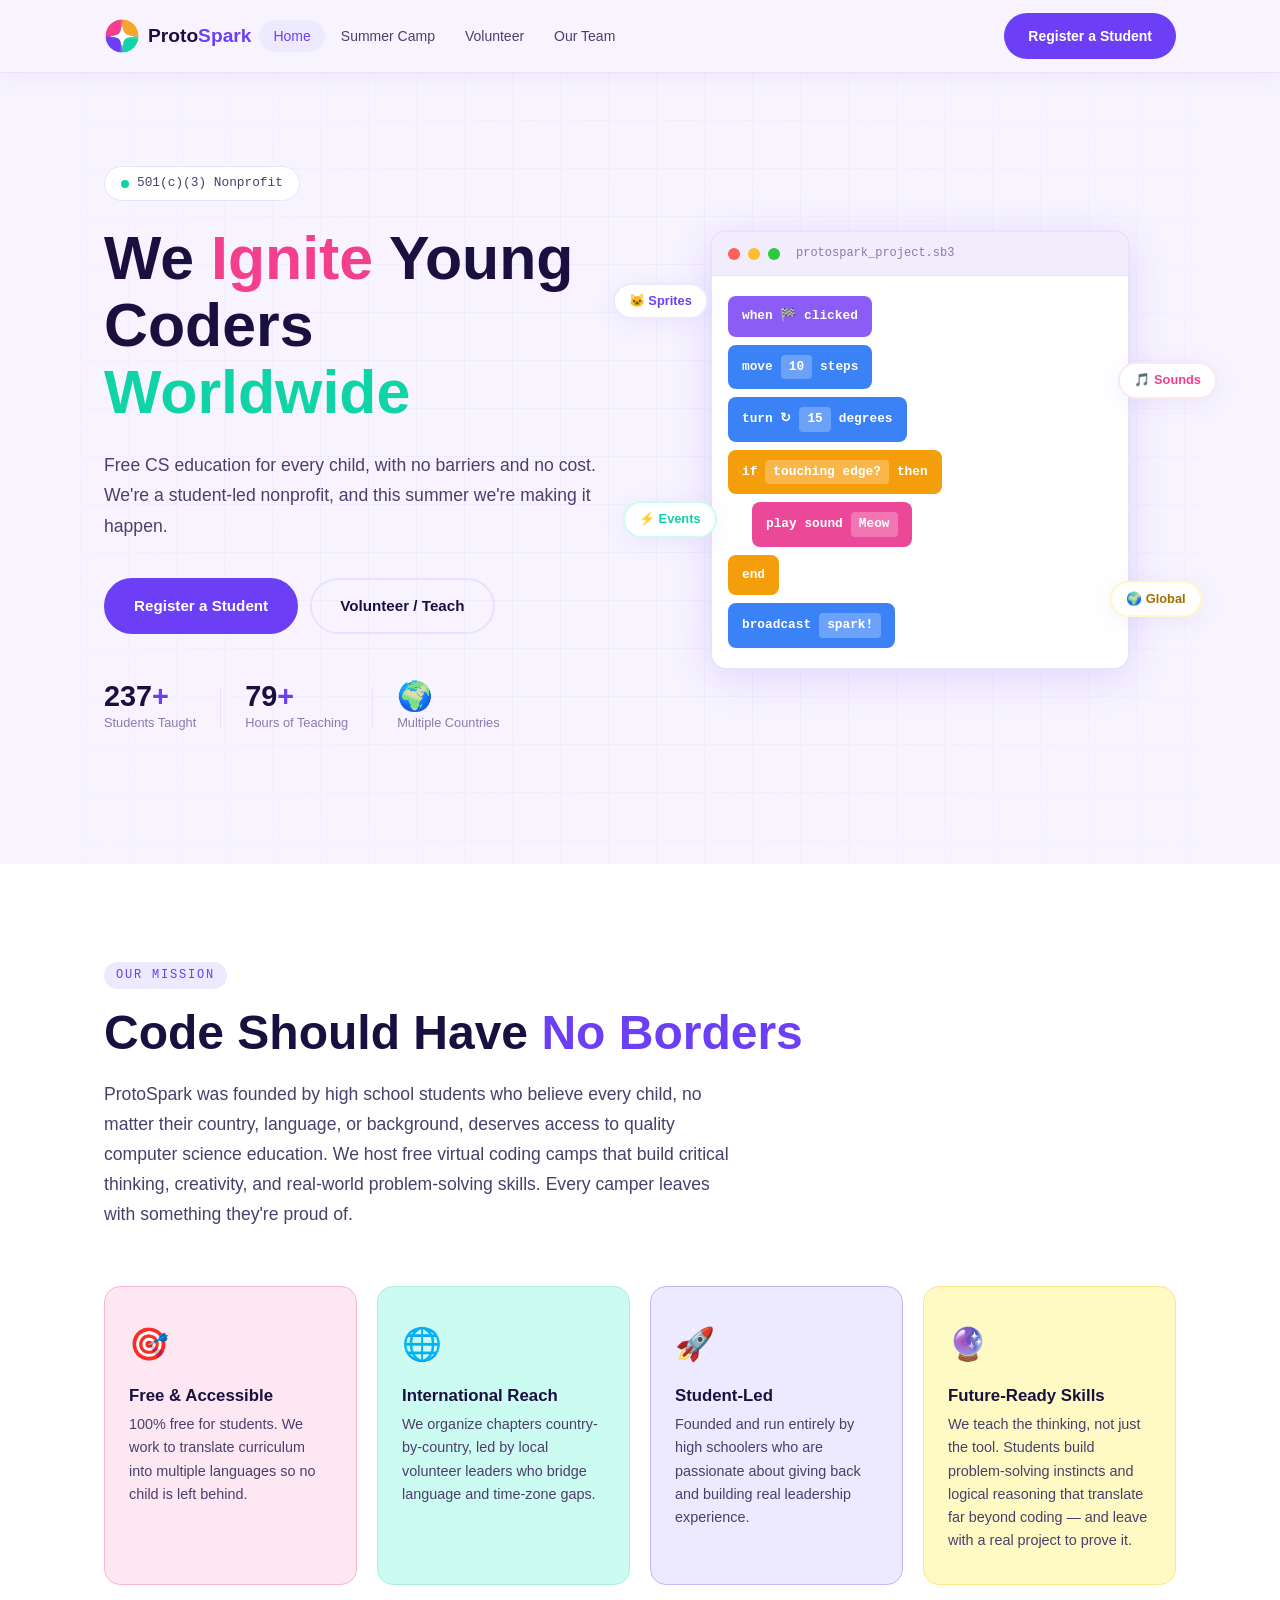
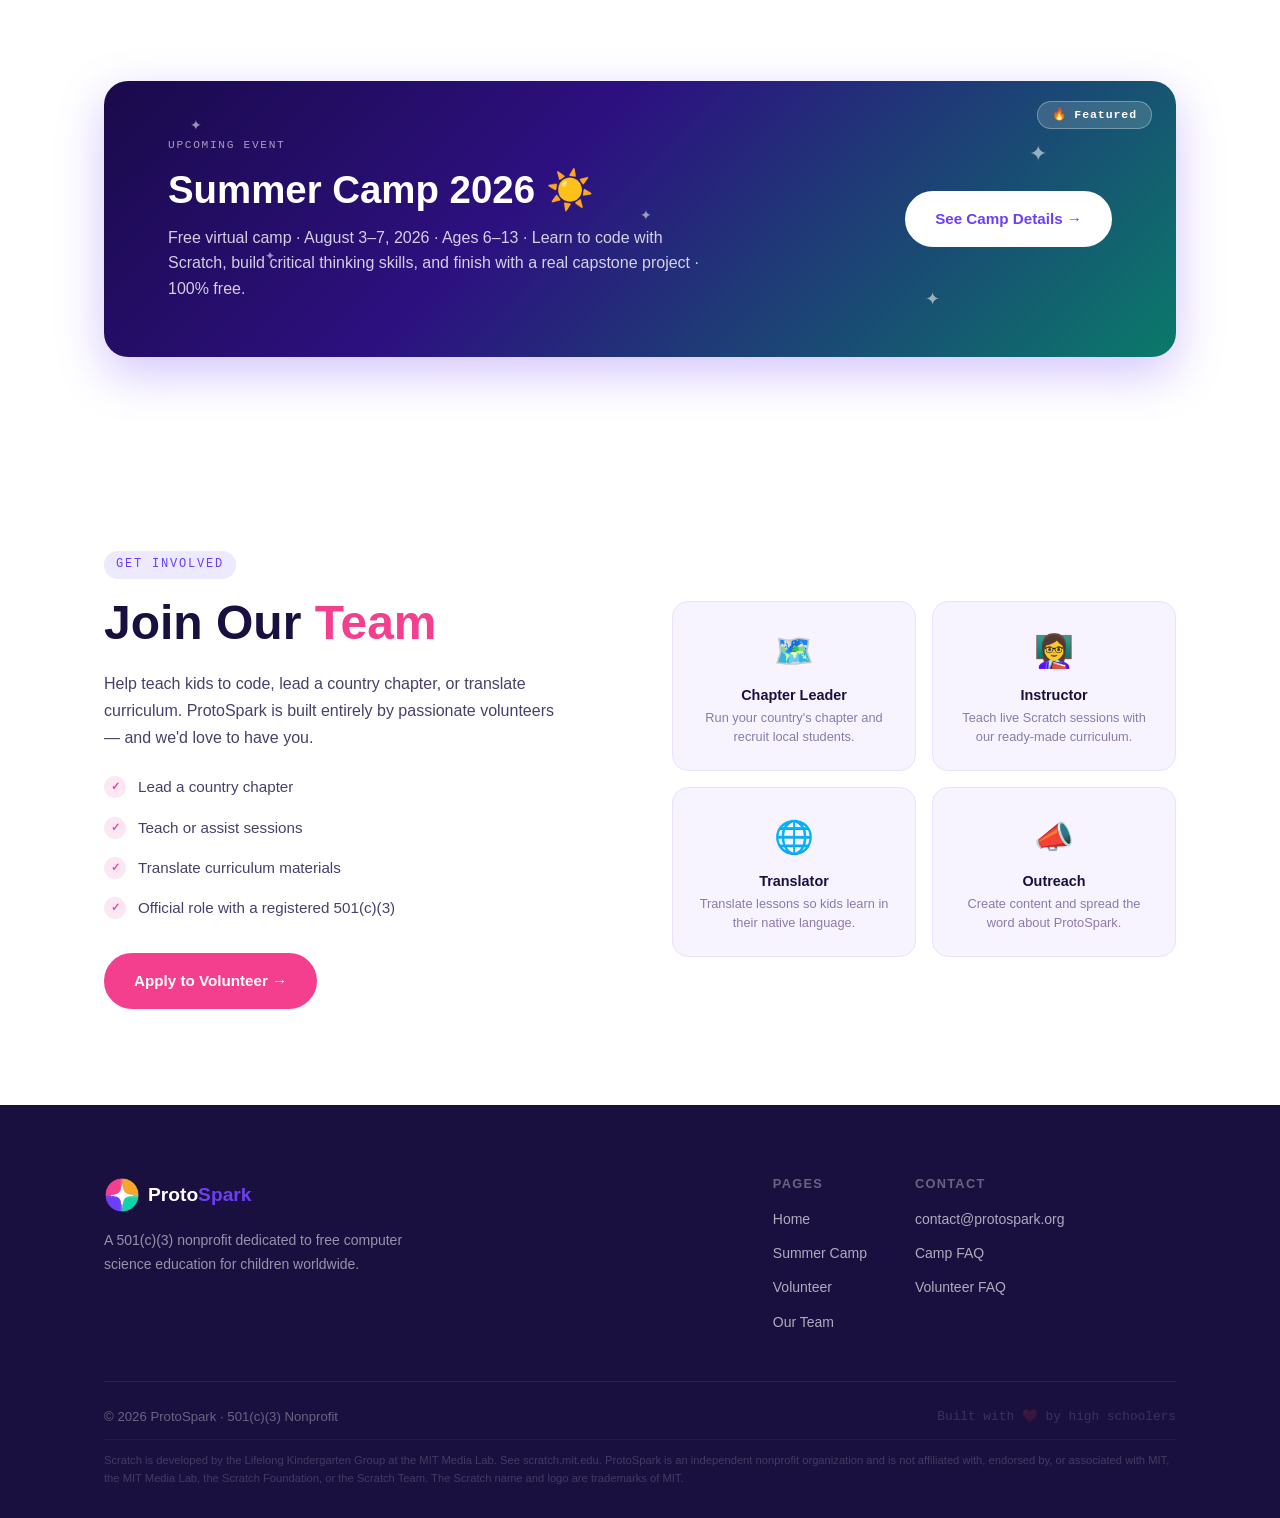
<file: index.html>
<!DOCTYPE html>
<html lang="en">
<head>
  <meta charset="UTF-8" />
  <meta name="viewport" content="width=device-width, initial-scale=1.0" />
  <title>ProtoSpark — Free Coding Camp for Kids Worldwide</title>
  <meta name="description" content="ProtoSpark is a free, student-led 501(c)(3) nonprofit teaching children ages 6–13 to code through virtual Scratch camps. No cost, no prior experience needed — open to kids worldwide." />
  <meta name="keywords" content="free coding camp for kids, virtual coding camp, learn Scratch programming, nonprofit coding education, kids computer science, summer coding camp 2026, free CS education" />
  <link rel="canonical" href="https://protospark.org/" />
  <meta property="og:type" content="website" />
  <meta property="og:title" content="ProtoSpark — Free Coding Camp for Kids Worldwide" />
  <meta property="og:description" content="Free virtual coding camp for children ages 6–13. Student-led 501(c)(3) nonprofit. No cost, no experience needed. Register for Summer Camp 2026." />
  <meta property="og:url" content="https://protospark.org/" />
  <meta property="og:image" content="https://protospark.org/assets/logo.png" />
  <meta property="og:site_name" content="ProtoSpark" />
  <meta name="twitter:card" content="summary_large_image" />
  <meta name="twitter:title" content="ProtoSpark — Free Coding Camp for Kids Worldwide" />
  <meta name="twitter:description" content="Free virtual coding camp for children ages 6–13. Student-led 501(c)(3) nonprofit. No cost, no experience needed." />
  <meta name="twitter:image" content="https://protospark.org/assets/logo.png" />
  <script type="application/ld+json">
  {
    "@context": "https://schema.org",
    "@type": "Organization",
    "name": "ProtoSpark",
    "url": "https://protospark.org",
    "logo": "https://protospark.org/assets/logo.png",
    "description": "A free, student-led 501(c)(3) nonprofit providing virtual coding education to children ages 6–13 worldwide through Scratch programming camps.",
    "email": "contact@protospark.org",
    "foundingDate": "2024",
    "nonprofitStatus": "Nonprofit501c3",
    "knowsAbout": ["Scratch programming", "Computer science education", "Kids coding", "STEM education"]
  }
  </script>
  <!-- OWASP A05: Content Security Policy — restricts resource origins to mitigate XSS.
       'unsafe-inline' required for inline scripts; nonces need a server-side build step. -->
  <meta http-equiv="Content-Security-Policy" content="default-src 'self'; script-src 'self' 'unsafe-inline'; style-src 'self' 'unsafe-inline' https://fonts.googleapis.com; font-src https://fonts.gstatic.com; img-src 'self' data: https://flagcdn.com; connect-src 'self' https:;" />
  <link rel="preconnect" href="https://fonts.googleapis.com" />
  <link rel="preconnect" href="https://fonts.gstatic.com" crossorigin />
  <link href="https://fonts.googleapis.com/css2?family=Space+Grotesk:wght@300;400;500;600;700&family=Space+Mono:ital,wght@0,400;0,700;1,400&family=Inter:wght@300;400;500;600&display=swap" rel="stylesheet" />
  <link rel="icon" type="image/x-icon" href="/favicon.ico" />
  <link rel="icon" type="image/png" href="assets/logo.png" />
  <link rel="stylesheet" href="styles.css" />
</head>
<body>

  <!-- ───────────────── NAV ───────────────── -->
  <header class="nav-wrapper">
    <nav class="nav-inner">
      <a href="index.html" class="logo">
        <img src="assets/logo.png" alt="ProtoSpark Logo" class="logo-img" />
        <span class="logo-text">Proto<span class="logo-accent">Spark</span></span>
      </a>
      <ul class="nav-links">
        <li><a href="index.html" aria-current="page">Home</a></li>
        <li><a href="summer-camp.html">Summer Camp</a></li>
        <li><a href="volunteer.html">Volunteer</a></li>
        <li><a href="team.html">Our Team</a></li>
      </ul>
      <a href="summer-camp.html" class="btn btn-nav">Register a Student</a>
      <button class="nav-toggle" aria-label="Toggle menu">
        <span></span><span></span><span></span>
      </button>
    </nav>
    <div class="nav-dropdown" id="nav-dropdown">
      <a href="index.html">Home</a>
      <a href="summer-camp.html">Summer Camp</a>
      <a href="volunteer.html">Volunteer</a>
      <a href="team.html">Our Team</a>
      <a href="summer-camp.html" class="btn btn-nav">Register a Student</a>
    </div>
  </header>

  <!-- ───────────────── HERO ───────────────── -->
  <section class="hero" id="home">
    <div class="hero-bg">
      <div class="grid-overlay"></div>
    </div>
    <div class="hero-content">
      <div class="hero-badge">
        <span class="badge-dot"></span>
        501(c)(3) Nonprofit
      </div>
      <h1 class="hero-title">
        We <span class="highlight-pink">Ignite</span> Young<br />
        Coders <span class="highlight-teal">Worldwide</span>
      </h1>
      <p class="hero-sub">
        Free CS education for every child, with no barriers and no cost. We're a student-led nonprofit, and this summer we're making it happen.
      </p>
      <div class="hero-cta">
        <a href="summer-camp.html" class="btn btn-primary">Register a Student</a>
        <a href="volunteer.html" class="btn btn-ghost">Volunteer / Teach</a>
      </div>
      <div class="hero-stats">
        <div class="stat">
          <span class="stat-num"><span class="counter" data-count="300">300</span><span class="stat-plus">+</span></span>
          <span class="stat-label">Students Taught</span>
        </div>
        <div class="stat-divider"></div>
        <div class="stat">
          <span class="stat-num"><span class="counter" data-count="100">100</span><span class="stat-plus">+</span></span>
          <span class="stat-label">Hours of Teaching</span>
        </div>
        <div class="stat-divider"></div>
        <div class="stat">
          <span class="stat-num">🌍</span>
          <span class="stat-label">Multiple Countries</span>
        </div>
      </div>
    </div>
    <div class="hero-visual">
      <div class="scratch-window">
        <div class="window-bar">
          <span class="dot red"></span>
          <span class="dot yellow"></span>
          <span class="dot green"></span>
          <span class="window-title">protospark_project.sb3</span>
        </div>
        <div class="window-body">
          <div class="code-block purple">when 🏁 clicked</div>
          <div class="code-block blue">move <span class="code-val">10</span> steps</div>
          <div class="code-block blue">turn ↻ <span class="code-val">15</span> degrees</div>
          <div class="code-block yellow">if <span class="code-val">touching edge?</span> then</div>
          <div class="code-block pink indent">play sound <span class="code-val">Meow</span></div>
          <div class="code-block yellow">end</div>
          <div class="code-block blue">broadcast <span class="code-val">spark!</span></div>
        </div>
      </div>
      <div class="floating-tag tag-1">🐱 Sprites</div>
      <div class="floating-tag tag-2">🎵 Sounds</div>
      <div class="floating-tag tag-3">⚡ Events</div>
      <div class="floating-tag tag-4">🌍 Global</div>
    </div>
  </section>

  <!-- ───────────────── ABOUT ───────────────── -->
  <section class="about section" id="about">
    <div class="container">
      <div class="section-label">Our Mission</div>
      <h2 class="section-title">Code Should Have <span class="highlight-purple">No Borders</span></h2>
      <p class="section-sub">
        ProtoSpark was founded by high school students who believe every child, no matter their country, language, or background, deserves access to quality computer science education. We host free virtual coding camps that build critical thinking, creativity, and real-world problem-solving skills. Every camper leaves with something they're proud of.
      </p>
      <div class="about-cards">
        <div class="about-card card-pink">
          <div class="card-icon">🎯</div>
          <h3>Free &amp; Accessible</h3>
          <p>100% free for students. We work to translate curriculum into multiple languages so no child is left behind.</p>
        </div>
        <div class="about-card card-teal">
          <div class="card-icon">🌐</div>
          <h3>International Reach</h3>
          <p>We organize chapters country-by-country, led by local volunteer leaders who bridge language and time-zone gaps.</p>
        </div>
        <div class="about-card card-purple">
          <div class="card-icon">🚀</div>
          <h3>Student-Led</h3>
          <p>Founded and run entirely by high schoolers who are passionate about giving back and building real leadership experience.</p>
        </div>
        <div class="about-card card-yellow">
          <div class="card-icon">🔮</div>
          <h3>Future-Ready Skills</h3>
          <p>We teach the thinking, not just the tool. Students build problem-solving instincts and logical reasoning that translate far beyond coding — and leave with a real project to prove it.</p>
        </div>
      </div>
    </div>
  </section>

  <!-- ───────────────── CAMP TEASER ───────────────── -->
  <section class="camp-teaser-section section" style="padding-top: 0;">
    <div class="container">
      <div class="camp-teaser">
        <!-- animated sparkles -->
        <div class="teaser-spark ts-1">✦</div>
        <div class="teaser-spark ts-2">✦</div>
        <div class="teaser-spark ts-3">✦</div>
        <div class="teaser-spark ts-4">✦</div>
        <div class="teaser-spark ts-5">✦</div>
        <!-- Featured badge: top-right corner of card -->
        <span class="camp-featured-badge">🔥 Featured</span>
        <div style="position:relative; z-index:1;">
          <div class="camp-teaser-label">Upcoming Event</div>
          <h2>Summer Camp 2026 ☀️</h2>
          <p>Free virtual camp · August 3–7, 2026 · Ages 6–13 · Learn to code with Scratch, build critical thinking skills, and finish with a real capstone project · 100% free.</p>
        </div>
        <a href="summer-camp.html" class="btn btn-white" style="position:relative; z-index:1;">See Camp Details →</a>
      </div>
    </div>
  </section>

  <!-- ───────────────── VOLUNTEER TEASER ───────────────── -->
  <section class="vol-teaser section" id="volunteer-teaser">
    <div class="container">
      <div class="vol-teaser-inner">
        <div>
          <div class="section-label">Get Involved</div>
          <h2 class="section-title">Join Our <span class="highlight-pink">Team</span></h2>
          <p style="color: var(--text-mid); font-size: 1rem; line-height: 1.7; max-width: 460px;">
            Help teach kids to code, lead a country chapter, or translate curriculum. ProtoSpark is built entirely by passionate volunteers — and we'd love to have you.
          </p>
          <ul class="vol-teaser-list">
            <li><span class="vol-check">✓</span> Lead a country chapter</li>
            <li><span class="vol-check">✓</span> Teach or assist sessions</li>
            <li><span class="vol-check">✓</span> Translate curriculum materials</li>
            <li><span class="vol-check">✓</span> Official role with a registered 501(c)(3)</li>
          </ul>
          <a href="volunteer.html" class="btn btn-secondary">Apply to Volunteer →</a>
        </div>
        <div class="vol-teaser-visual">
          <div class="vol-mini-card">
            <div class="icon">🗺️</div>
            <h4>Chapter Leader</h4>
            <p>Run your country's chapter and recruit local students.</p>
          </div>
          <div class="vol-mini-card">
            <div class="icon">👩‍🏫</div>
            <h4>Instructor</h4>
            <p>Teach live Scratch sessions with our ready-made curriculum.</p>
          </div>
          <div class="vol-mini-card">
            <div class="icon">🌐</div>
            <h4>Translator</h4>
            <p>Translate lessons so kids learn in their native language.</p>
          </div>
          <div class="vol-mini-card">
            <div class="icon">📣</div>
            <h4>Outreach</h4>
            <p>Create content and spread the word about ProtoSpark.</p>
          </div>
        </div>
      </div>
    </div>
  </section>

  <!-- ───────────────── FOOTER ───────────────── -->
  <footer class="footer">
    <div class="container">
      <div class="footer-top">
        <div class="footer-brand">
          <a href="index.html" class="logo">
            <img src="assets/logo.png" alt="ProtoSpark Logo" class="logo-img" />
            <span class="logo-text">Proto<span class="logo-accent">Spark</span></span>
          </a>
          <p>A 501(c)(3) nonprofit dedicated to free computer science education for children worldwide.</p>
        </div>
        <div class="footer-links">
          <div class="footer-col">
            <h5>Pages</h5>
            <a href="index.html">Home</a>
            <a href="summer-camp.html">Summer Camp</a>
            <a href="volunteer.html">Volunteer</a>
            <a href="team.html">Our Team</a>
          </div>
          <div class="footer-col">
            <h5>Contact</h5>
            <a href="mailto:contact@protospark.org">contact@protospark.org</a>
            <a href="summer-camp.html#faq">Camp FAQ</a>
            <a href="volunteer.html#faq">Volunteer FAQ</a>
          </div>
        </div>
      </div>
      <div class="footer-bottom">
        <span>© 2026 ProtoSpark · 501(c)(3) Nonprofit</span>
<span class="mono" style="font-size:0.8rem; opacity:0.4;">Built with ❤️ by high schoolers</span>
      </div>
      <div class="footer-scratch-disclaimer">
        Scratch is developed by the Lifelong Kindergarten Group at the MIT Media Lab. See scratch.mit.edu. ProtoSpark is an independent nonprofit organization and is not affiliated with, endorsed by, or associated with MIT, the MIT Media Lab, the Scratch Foundation, or the Scratch Team. The Scratch name and logo are trademarks of MIT.
      </div>
    </div>
  </footer>

  <script src="script.js"></script>
</body>
</html>
</file>
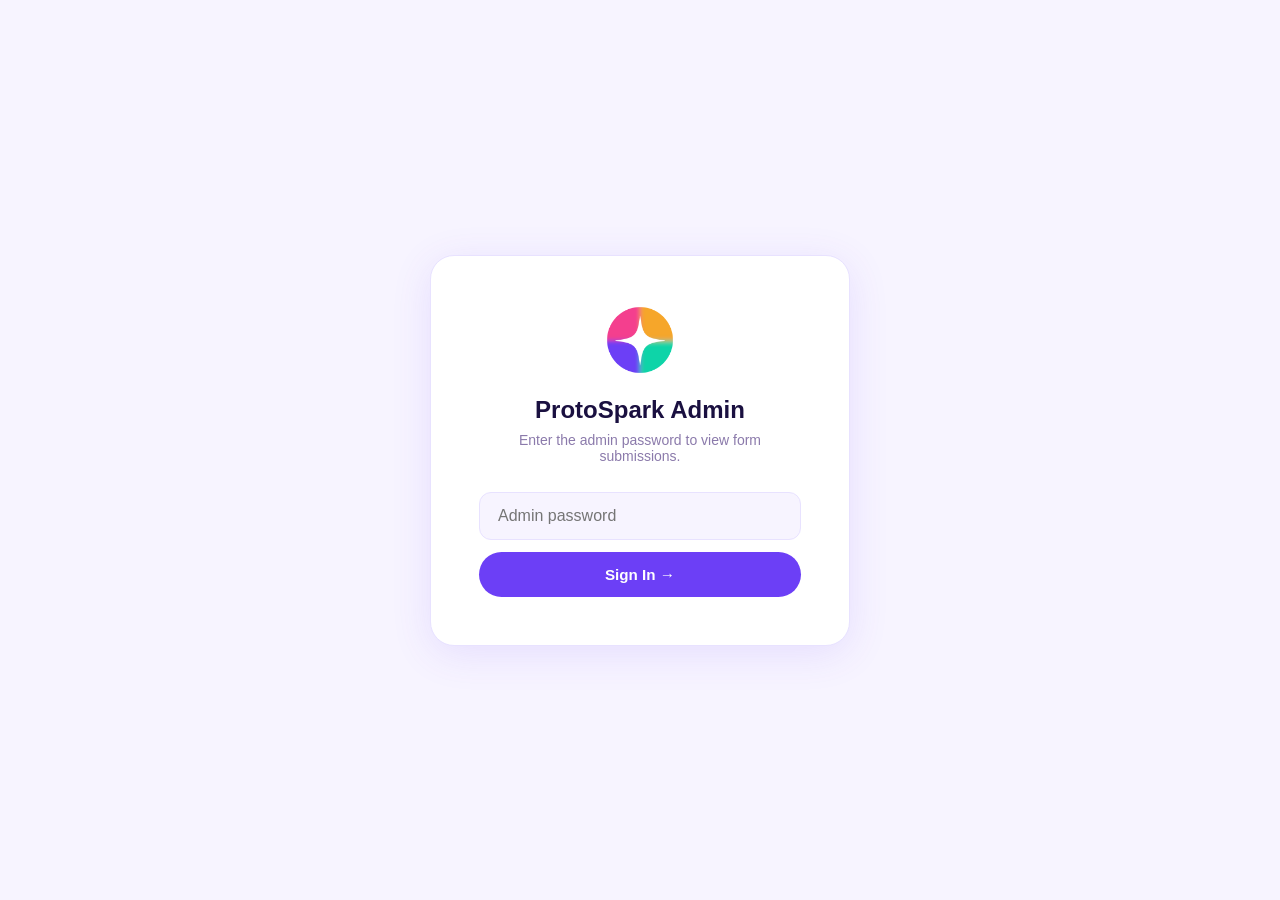
<file: admin.html>
<!DOCTYPE html>
<html lang="en">
<head>
  <meta charset="UTF-8" />
  <meta name="viewport" content="width=device-width, initial-scale=1.0" />
  <!-- OWASP A05: Content Security Policy — restricts resource origins to mitigate XSS.
       'unsafe-inline' is required because this page uses inline scripts.
       Nonce-based CSP would require a server-side build step. -->
  <meta http-equiv="Content-Security-Policy" content="default-src 'self'; script-src 'self' 'unsafe-inline'; style-src 'self' 'unsafe-inline' https://fonts.googleapis.com; font-src https://fonts.gstatic.com; img-src 'self' data:; connect-src 'self' https:;" />
  <title>Admin — ProtoSpark</title>
  <link rel="icon" type="image/x-icon" href="/favicon.ico" />
  <link rel="preconnect" href="https://fonts.googleapis.com" />
  <link href="https://fonts.googleapis.com/css2?family=Space+Grotesk:wght@400;500;600;700&family=Space+Mono:wght@400;700&family=Inter:wght@400;500&display=swap" rel="stylesheet" />
  <style>
    :root {
      --purple: #6C3FF6; --purple-light: #EDE9FE;
      --pink: #F43F8E; --pink-light: #FCE7F3;
      --teal: #0ED4A7; --teal-light: #CCFBF1;
      --bg: #F7F4FF; --surface: #fff;
      --border: #E8E2FF; --text: #1A1040;
      --text-mid: #4A3F6B; --text-muted: #8B7AAB;
      --red: #e53e3e;
    }
    *, *::before, *::after { box-sizing: border-box; margin: 0; padding: 0; }
    body { font-family: 'Inter', sans-serif; background: var(--bg); color: var(--text); min-height: 100vh; }
    h1, h2, h3, h4 { font-family: 'Space Grotesk', sans-serif; font-weight: 700; }
    .mono { font-family: 'Space Mono', monospace; }

    /* Login */
    .login-screen {
      display: flex; align-items: center; justify-content: center;
      min-height: 100vh; padding: 24px;
    }
    .login-card {
      background: var(--surface); border: 1px solid var(--border);
      border-radius: 24px; padding: 48px; max-width: 420px; width: 100%;
      box-shadow: 0 8px 40px rgba(108,63,246,0.12); text-align: center;
    }
    .login-logo { margin-bottom: 16px; }
    .login-logo img { width: 72px; height: 72px; object-fit: contain; }
    .login-card h2 { margin-bottom: 8px; }
    .login-card p { color: var(--text-muted); font-size: 0.875rem; margin-bottom: 28px; }
    .login-card input {
      width: 100%; padding: 14px 18px; border: 1.5px solid var(--border);
      border-radius: 12px; font-size: 1rem; font-family: 'Inter', sans-serif;
      background: var(--bg); color: var(--text); outline: none; margin-bottom: 12px;
      transition: border-color 0.15s;
    }
    .login-card input:focus { border-color: var(--purple); background: #fff; }
    .login-card button {
      width: 100%; padding: 14px; background: var(--purple); color: #fff;
      border: none; border-radius: 50px; font-family: 'Space Grotesk', sans-serif;
      font-size: 0.95rem; font-weight: 600; cursor: pointer; transition: background 0.15s;
    }
    .login-card button:hover { background: #5b35d4; }
    .login-error {
      background: #fff5f5; border: 1px solid #fbb; border-radius: 10px;
      padding: 10px 14px; font-size: 0.85rem; color: var(--red); margin-bottom: 12px;
      display: none;
    }
    .login-error.show { display: block; }

    /* Admin UI */
    .admin-screen { display: none; }
    .admin-screen.show { display: block; }
    .admin-header {
      background: var(--text); color: #fff; padding: 20px 32px;
      display: flex; align-items: center; justify-content: space-between; gap: 16px;
      flex-wrap: wrap;
    }
    .admin-header h1 { font-size: 1.3rem; }
    .admin-header-right { display: flex; align-items: center; gap: 12px; }
    .badge-count {
      background: var(--purple); color: #fff; font-size: 0.75rem; font-weight: 700;
      padding: 3px 10px; border-radius: 20px; font-family: 'Space Mono', monospace;
    }
    .logout-btn {
      background: rgba(255,255,255,0.1); color: rgba(255,255,255,0.7);
      border: 1px solid rgba(255,255,255,0.15); padding: 8px 16px;
      border-radius: 50px; font-size: 0.8rem; cursor: pointer; transition: all 0.15s;
      font-family: 'Space Grotesk', sans-serif;
    }
    .logout-btn:hover { background: rgba(255,255,255,0.15); color: #fff; }

    .admin-body { max-width: 1200px; margin: 0 auto; padding: 32px 24px; }

    /* Tabs */
    .tabs { display: flex; gap: 8px; margin-bottom: 24px; }
    .tab-btn {
      padding: 10px 24px; border-radius: 50px;
      font-family: 'Space Grotesk', sans-serif; font-size: 0.9rem; font-weight: 600;
      cursor: pointer; border: 2px solid var(--border);
      background: var(--surface); color: var(--text-mid); transition: all 0.15s;
    }
    .tab-btn.active { background: var(--purple); color: #fff; border-color: var(--purple); }

    .tab-panel { display: none; }
    .tab-panel.active { display: block; }

    /* Toolbar */
    .toolbar {
      display: flex; align-items: center; justify-content: space-between;
      gap: 12px; margin-bottom: 16px; flex-wrap: wrap;
    }
    .toolbar h3 { font-size: 1rem; color: var(--text-mid); }
    .toolbar-actions { display: flex; gap: 8px; flex-wrap: wrap; }
    .action-btn {
      padding: 8px 18px; border-radius: 50px; border: 1.5px solid;
      font-family: 'Space Grotesk', sans-serif; font-size: 0.85rem; font-weight: 600;
      cursor: pointer; transition: all 0.15s;
    }
    .btn-export { background: var(--teal-light); color: #0a7a62; border-color: #a7f3d0; }
    .btn-export:hover { background: var(--teal); color: #fff; border-color: var(--teal); }
    .btn-clear { background: #fff5f5; color: var(--red); border-color: #fbb; }
    .btn-clear:hover { background: var(--red); color: #fff; border-color: var(--red); }

    /* Empty state */
    .empty-state {
      text-align: center; padding: 64px 24px;
      background: var(--surface); border: 1px solid var(--border);
      border-radius: 16px;
    }
    .empty-state .icon { font-size: 3rem; margin-bottom: 12px; }
    .empty-state h4 { font-size: 1.1rem; margin-bottom: 6px; }
    .empty-state p { color: var(--text-muted); font-size: 0.875rem; }

    /* Table */
    .table-wrap {
      background: var(--surface); border: 1px solid var(--border);
      border-radius: 16px; overflow: auto;
    }
    table { width: 100%; border-collapse: collapse; font-size: 0.85rem; }
    thead th {
      background: var(--purple-light); color: var(--purple);
      font-family: 'Space Grotesk', sans-serif; font-size: 0.78rem;
      text-transform: uppercase; letter-spacing: 0.08em;
      padding: 14px 16px; text-align: left; white-space: nowrap;
      border-bottom: 1px solid var(--border);
    }
    tbody tr { border-bottom: 1px solid var(--border); transition: background 0.1s; }
    tbody tr:last-child { border-bottom: none; }
    tbody tr:hover { background: var(--bg); }
    tbody td { padding: 12px 16px; color: var(--text-mid); vertical-align: top; line-height: 1.5; }
    .cell-mono { font-family: 'Space Mono', monospace; font-size: 0.75rem; color: var(--text-muted); }

    /* Volunteer table — wider fields */
    .textarea-cell { max-width: 280px; white-space: pre-wrap; word-break: break-word; }
  </style>
</head>
<body>

  <!-- ── LOGIN ── -->
  <div class="login-screen" id="login-screen">
    <div class="login-card">
      <div class="login-logo"><img src="assets/logo.png" alt="ProtoSpark" /></div>
      <h2>ProtoSpark Admin</h2>
      <p>Enter the admin password to view form submissions.</p>
      <div class="login-error" id="login-error">Incorrect password. Please try again.</div>
      <input type="password" id="password-input" placeholder="Admin password" autocomplete="off" />
      <button onclick="checkPassword()">Sign In →</button>
    </div>
  </div>

  <!-- ── ADMIN UI ── -->
  <div class="admin-screen" id="admin-screen">
    <div class="admin-header">
      <h1><img src="assets/logo.png" alt="" style="width:28px;height:28px;object-fit:contain;vertical-align:middle;margin-right:8px;">ProtoSpark · Form Responses</h1>
      <div class="admin-header-right">
        <span class="badge-count mono" id="total-count">0 total</span>
        <button class="logout-btn" onclick="logout()">Sign Out</button>
      </div>
    </div>

    <div class="admin-body">
      <div class="tabs">
        <button class="tab-btn active" onclick="switchTab('students', this)">🧒 Student Registrations</button>
        <button class="tab-btn" onclick="switchTab('volunteers', this)">🙋 Volunteer Applications</button>
      </div>

      <!-- Students tab -->
      <div class="tab-panel active" id="tab-students">
        <div class="toolbar">
          <h3 id="students-count">— registrations</h3>
          <div class="toolbar-actions">
            <button class="action-btn btn-export" onclick="exportCSV('students')">⬇ Export CSV</button>
            <button class="action-btn" style="background:var(--purple-light);color:var(--purple);border-color:#c4b5fd;" onclick="loadData()">↻ Refresh</button>
          </div>
        </div>
        <div id="students-content"></div>
      </div>

      <!-- Volunteers tab -->
      <div class="tab-panel" id="tab-volunteers">
        <div class="toolbar">
          <h3 id="volunteers-count">— applications</h3>
          <div class="toolbar-actions">
            <button class="action-btn btn-export" onclick="exportCSV('volunteers')">⬇ Export CSV</button>
            <button class="action-btn" style="background:var(--purple-light);color:var(--purple);border-color:#c4b5fd;" onclick="loadData()">↻ Refresh</button>
          </div>
        </div>
        <div id="volunteers-content"></div>
      </div>
    </div>
  </div>

  <script>
    // ── SECURITY CONFIG ──────────────────────────────────────────────────────
    // Password stored as SHA-256 hash — plaintext never in source.
    // To rotate: run sha256("newPassword") in DevTools and update ADMIN_HASH.
    // SHEETS_URL / SUBMIT_TOKEN are intentionally client-visible (static site).
    // To rotate SUBMIT_TOKEN: update here AND in the Google Apps Script.
    const ADMIN_HASH   = 'e317747d3d2dd697b7f91bde076b2ea25f3ca69152dd5e540b0150a7778fc619';
    const PS_CONFIG    = {
      SHEETS_URL:   'https://script.google.com/macros/s/AKfycbzugPKwhraPlb8_tHraEZCzaVWCitXPd7MKyoKQkekZZeSODVVD3sNUf-1AzzgiUKvP/exec',
      SUBMIT_TOKEN: '36e972b692cf7acfc7a87c62afedbe065efe3bbe05cc94bf',
    };
    // ─────────────────────────────────────────────────────────────────────────

    async function sha256(str) {
      const buf = await crypto.subtle.digest('SHA-256', new TextEncoder().encode(str));
      return Array.from(new Uint8Array(buf)).map(b => b.toString(16).padStart(2, '0')).join('');
    }

    // OWASP A07: Brute-force protection — persisted in localStorage so page
    // reloads do NOT reset the lockout. Progressive delays:
    //   ≥ 5 failures  → locked 2 minutes
    //   ≥ 10 failures → locked 15 minutes
    //   ≥ 15 failures → locked 1 hour
    const LOGIN_LS_KEY = 'ps_admin_login';
    function _loadLoginState() {
      try { return JSON.parse(localStorage.getItem(LOGIN_LS_KEY)) || { failCount: 0, lockedUntil: 0 }; }
      catch { return { failCount: 0, lockedUntil: 0 }; }
    }
    function _saveLoginState(s) {
      try { localStorage.setItem(LOGIN_LS_KEY, JSON.stringify(s)); } catch {}
    }

    async function checkPassword() {
      const state = _loadLoginState();
      const now   = Date.now();

      // Check active lockout before doing anything else
      if (now < state.lockedUntil) {
        const secs = Math.ceil((state.lockedUntil - now) / 1000);
        const msg  = secs > 60 ? `${Math.ceil(secs / 60)} minutes` : `${secs} seconds`;
        document.getElementById('login-error').textContent = `Too many attempts. Try again in ${msg}.`;
        document.getElementById('login-error').classList.add('show');
        return;
      }

      const input = document.getElementById('password-input').value;
      const err   = document.getElementById('login-error');
      const hash  = await sha256(input);

      if (hash === ADMIN_HASH) {
        // Success — clear lockout state
        _saveLoginState({ failCount: 0, lockedUntil: 0 });
        document.getElementById('login-screen').style.display = 'none';
        document.getElementById('admin-screen').classList.add('show');
        loadData();
      } else {
        state.failCount = (state.failCount || 0) + 1;

        // Progressive lockout thresholds
        if (state.failCount >= 15)      state.lockedUntil = now + 60 * 60 * 1000;  // 1 hr
        else if (state.failCount >= 10) state.lockedUntil = now + 15 * 60 * 1000;  // 15 min
        else if (state.failCount >= 5)  state.lockedUntil = now +  2 * 60 * 1000;  // 2 min

        _saveLoginState(state);

        if (state.lockedUntil > now) {
          const mins = Math.ceil((state.lockedUntil - now) / 60000);
          err.textContent = `Too many attempts. Locked for ${mins} minute${mins !== 1 ? 's' : ''}.`;
        } else {
          const left = 5 - state.failCount;
          err.textContent = left > 0
            ? `Incorrect password. ${left} attempt${left !== 1 ? 's' : ''} remaining.`
            : 'Incorrect password.';
        }
        err.classList.add('show');
        document.getElementById('password-input').value = '';
      }
    }

    document.getElementById('password-input')?.addEventListener('keydown', e => {
      if (e.key === 'Enter') checkPassword();  // async — no await needed here
    });

    function logout() {
      document.getElementById('admin-screen').classList.remove('show');
      document.getElementById('login-screen').style.display = 'flex';
      document.getElementById('password-input').value = '';
    }

    function switchTab(name, btn) {
      document.querySelectorAll('.tab-btn').forEach(b => b.classList.remove('active'));
      document.querySelectorAll('.tab-panel').forEach(p => p.classList.remove('active'));
      btn.classList.add('active');
      document.getElementById('tab-' + name).classList.add('active');
      const count = name === 'students' ? _lastStudents.length : _lastVolunteers.length;
      const label = name === 'students' ? 'registration' : 'application';
      document.getElementById('total-count').textContent = count + ' ' + label + (count !== 1 ? 's' : '');
    }

    async function fetchAllSheets() {
      try {
        const res = await fetch(PS_CONFIG.SHEETS_URL + '?token=' + PS_CONFIG.SUBMIT_TOKEN);
        const json = await res.json();
        if (json.status === 'ok' && json.data) return json.data;
        return { Students: [], Volunteers: [] };
      } catch {
        return { Students: [], Volunteers: [] };
      }
    }

    function fmtDate(iso) {
      if (!iso) return '—';
      const d = new Date(iso);
      return d.toLocaleDateString('en-US', { month: 'short', day: 'numeric', year: 'numeric' }) +
             ' ' + d.toLocaleTimeString('en-US', { hour: '2-digit', minute: '2-digit' });
    }

    function escape(str) {
      if (!str) return '—';
      return String(str).replace(/&/g,'&amp;').replace(/</g,'&lt;').replace(/>/g,'&gt;');
    }

    function renderStudents(data) {
      const el = document.getElementById('students-content');
      document.getElementById('students-count').textContent = data.length + ' registration' + (data.length !== 1 ? 's' : '');
      if (!data.length) {
        el.innerHTML = `<div class="empty-state"><div class="icon">📋</div><h4>No registrations yet</h4><p>Student registrations from the summer camp form will appear here.</p></div>`;
        return;
      }
      const rows = data.map((r, i) => `
        <tr>
          <td class="cell-mono">${i + 1}</td>
          <td>${escape(r.parent_name)}</td>
          <td>${escape(r.student_name)}</td>
          <td>${escape(r.contact_preference)}</td>
          <td>${escape(r.parent_email)}</td>
          <td>${escape(r.parent_phone) === '—' ? '<span style="opacity:.4">—</span>' : escape(r.parent_phone)}</td>
          <td>${escape(r.age_group)}</td>
          <td class="textarea-cell">${escape(r.timing_questions) === '—' ? '<span style="opacity:.4">—</span>' : escape(r.timing_questions)}</td>
          <td class="cell-mono">${fmtDate(r._timestamp)}</td>
        </tr>`).join('');
      el.innerHTML = `<div class="table-wrap"><table>
        <thead><tr>
          <th>#</th><th>Parent Name</th><th>Student Name</th>
          <th>Contact Pref.</th><th>Parent Email</th><th>Phone</th>
          <th>Age Group</th><th>Timing Notes</th><th>Submitted</th>
        </tr></thead>
        <tbody>${rows}</tbody>
      </table></div>`;
    }

    function renderVolunteers(data) {
      const el = document.getElementById('volunteers-content');
      document.getElementById('volunteers-count').textContent = data.length + ' application' + (data.length !== 1 ? 's' : '');
      if (!data.length) {
        el.innerHTML = `<div class="empty-state"><div class="icon">🙋</div><h4>No applications yet</h4><p>Volunteer applications will appear here once submitted.</p></div>`;
        return;
      }
      const rows = data.map((r, i) => `
        <tr>
          <td class="cell-mono">${i + 1}</td>
          <td>${escape(r.full_name)}</td>
          <td>${escape(r.email)}</td>
          <td>${escape(r.phone) === '—' ? '<span style="opacity:.4">—</span>' : escape(r.phone)}</td>
          <td>${escape(r.region)}</td>
          <td>${escape(r.time_zone)}</td>
          <td>${escape(r.languages)}</td>
          <td class="textarea-cell">${escape(r.coding_background)}</td>
          <td class="textarea-cell">${escape(r.motivation)}</td>
          <td class="textarea-cell">${escape(r.leadership_qualities)}</td>
          <td class="cell-mono">${fmtDate(r._timestamp)}</td>
        </tr>`).join('');
      el.innerHTML = `<div class="table-wrap"><table>
        <thead><tr>
          <th>#</th><th>Name</th><th>Email</th><th>Phone</th>
          <th>Region</th><th>Timezone</th><th>Languages</th>
          <th>Coding Background</th><th>Motivation</th><th>Leadership</th><th>Submitted</th>
        </tr></thead>
        <tbody>${rows}</tbody>
      </table></div>`;
    }

    // Cache populated by loadData, used by exportCSV
    let _lastStudents = [];
    let _lastVolunteers = [];

    async function loadData() {
      document.getElementById('total-count').textContent = 'Loading…';

      const { Students: students, Volunteers: volunteers } = await fetchAllSheets();

      _lastStudents = students;
      _lastVolunteers = volunteers;
      document.getElementById('total-count').textContent = students.length + ' registration' + (students.length !== 1 ? 's' : '');
      renderStudents(students);
      renderVolunteers(volunteers);
    }

    function clearData(type) {
      alert('To clear submissions, delete the rows directly in Google Sheets.');
    }

    function exportCSV(type) {
      const data = type === 'students' ? _lastStudents : _lastVolunteers;
      if (!data.length) { alert('No data to export.'); return; }

      const keys = type === 'students'
        ? ['_timestamp','parent_name','student_name','contact_preference','parent_email','parent_phone','age_group','timing_questions']
        : ['_timestamp','full_name','email','phone','region','time_zone','languages','coding_background','motivation','leadership_qualities'];

      const headers = type === 'students'
        ? ['Timestamp','Parent Name','Student Name','Contact Preference','Parent Email','Parent Phone','Age Group','Timing Notes']
        : ['Timestamp','Full Name','Email','Phone','Region','Timezone','Languages','Coding Background','Motivation','Leadership Qualities'];

      const csvRows = [headers.join(',')];
      data.forEach(row => {
        const vals = keys.map(k => {
          const v = row[k] || '';
          return '"' + String(v).replace(/"/g, '""') + '"';
        });
        csvRows.push(vals.join(','));
      });

      const blob = new Blob([csvRows.join('\n')], { type: 'text/csv' });
      const url = URL.createObjectURL(blob);
      const a = document.createElement('a');
      a.href = url;
      a.download = `protospark_${type}_${new Date().toISOString().slice(0,10)}.csv`;
      a.click();
      URL.revokeObjectURL(url);
    }
  </script>
</body>
</html>
</file>
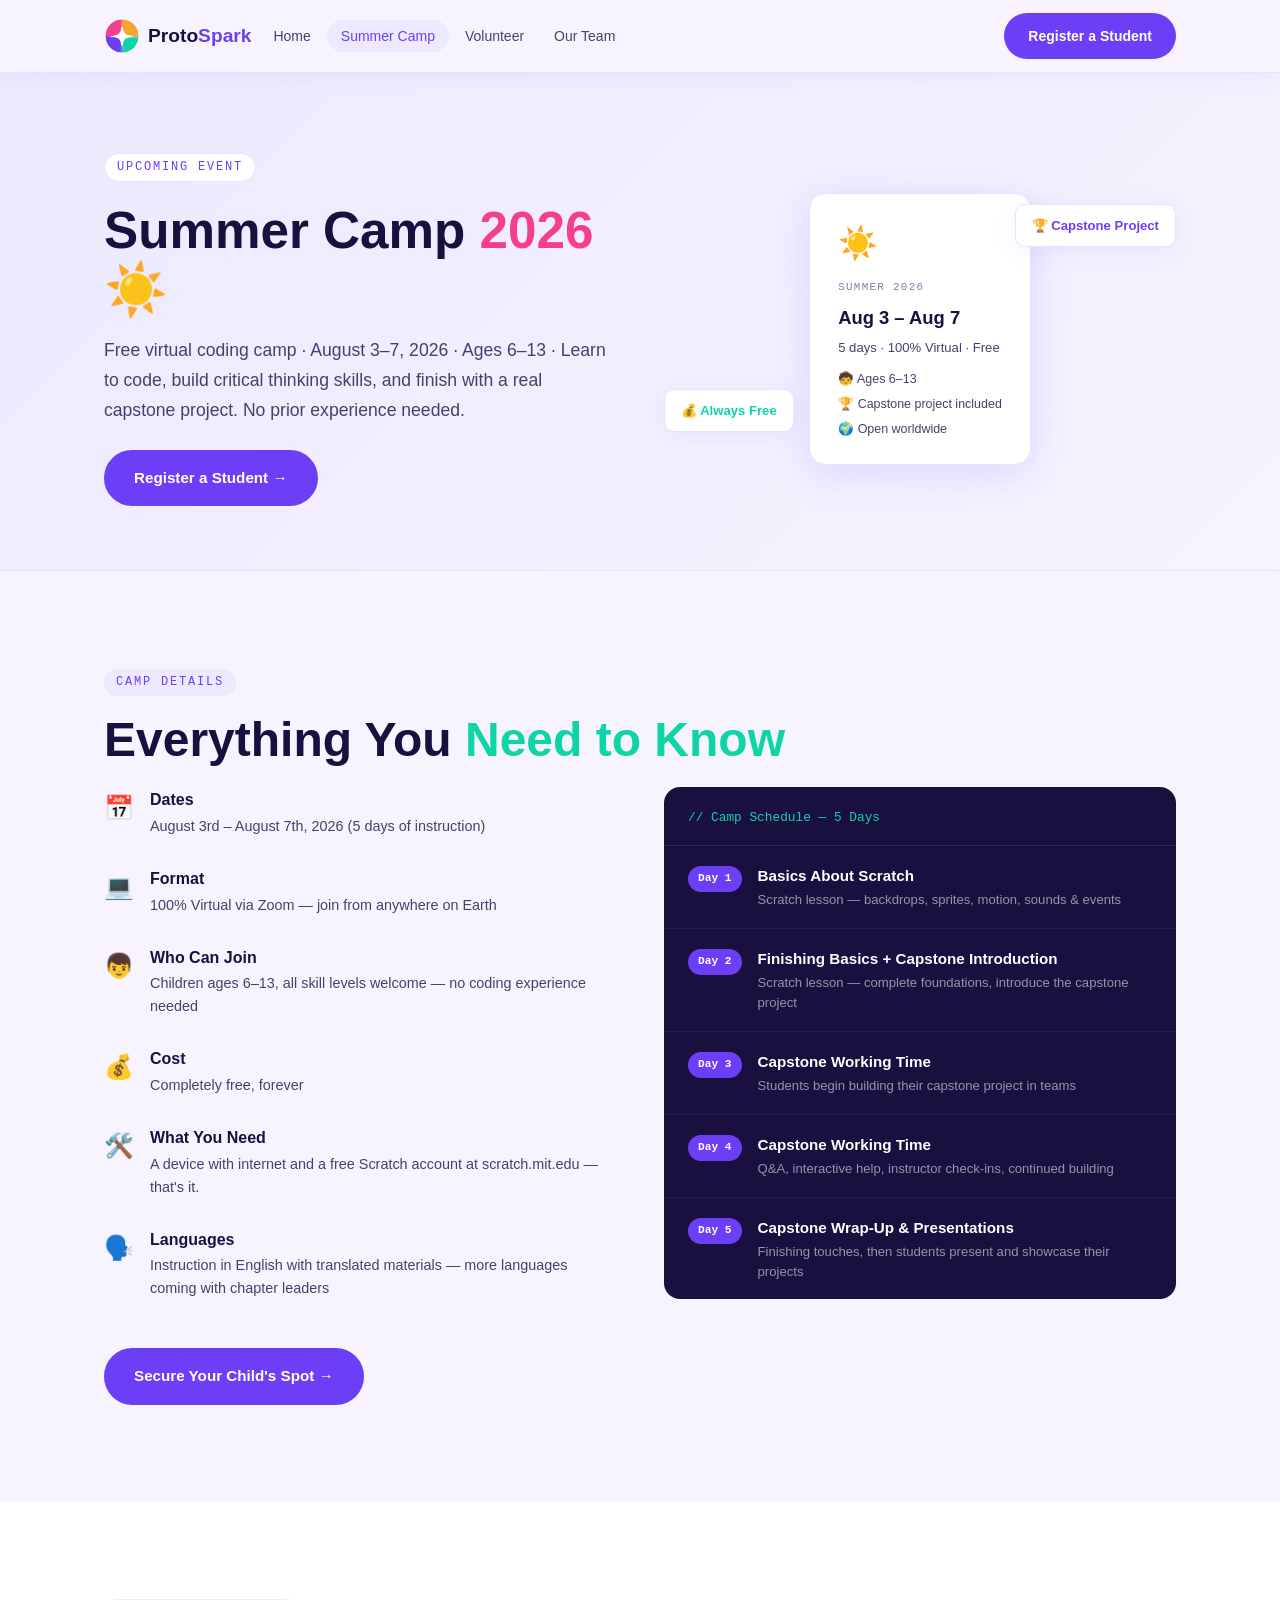
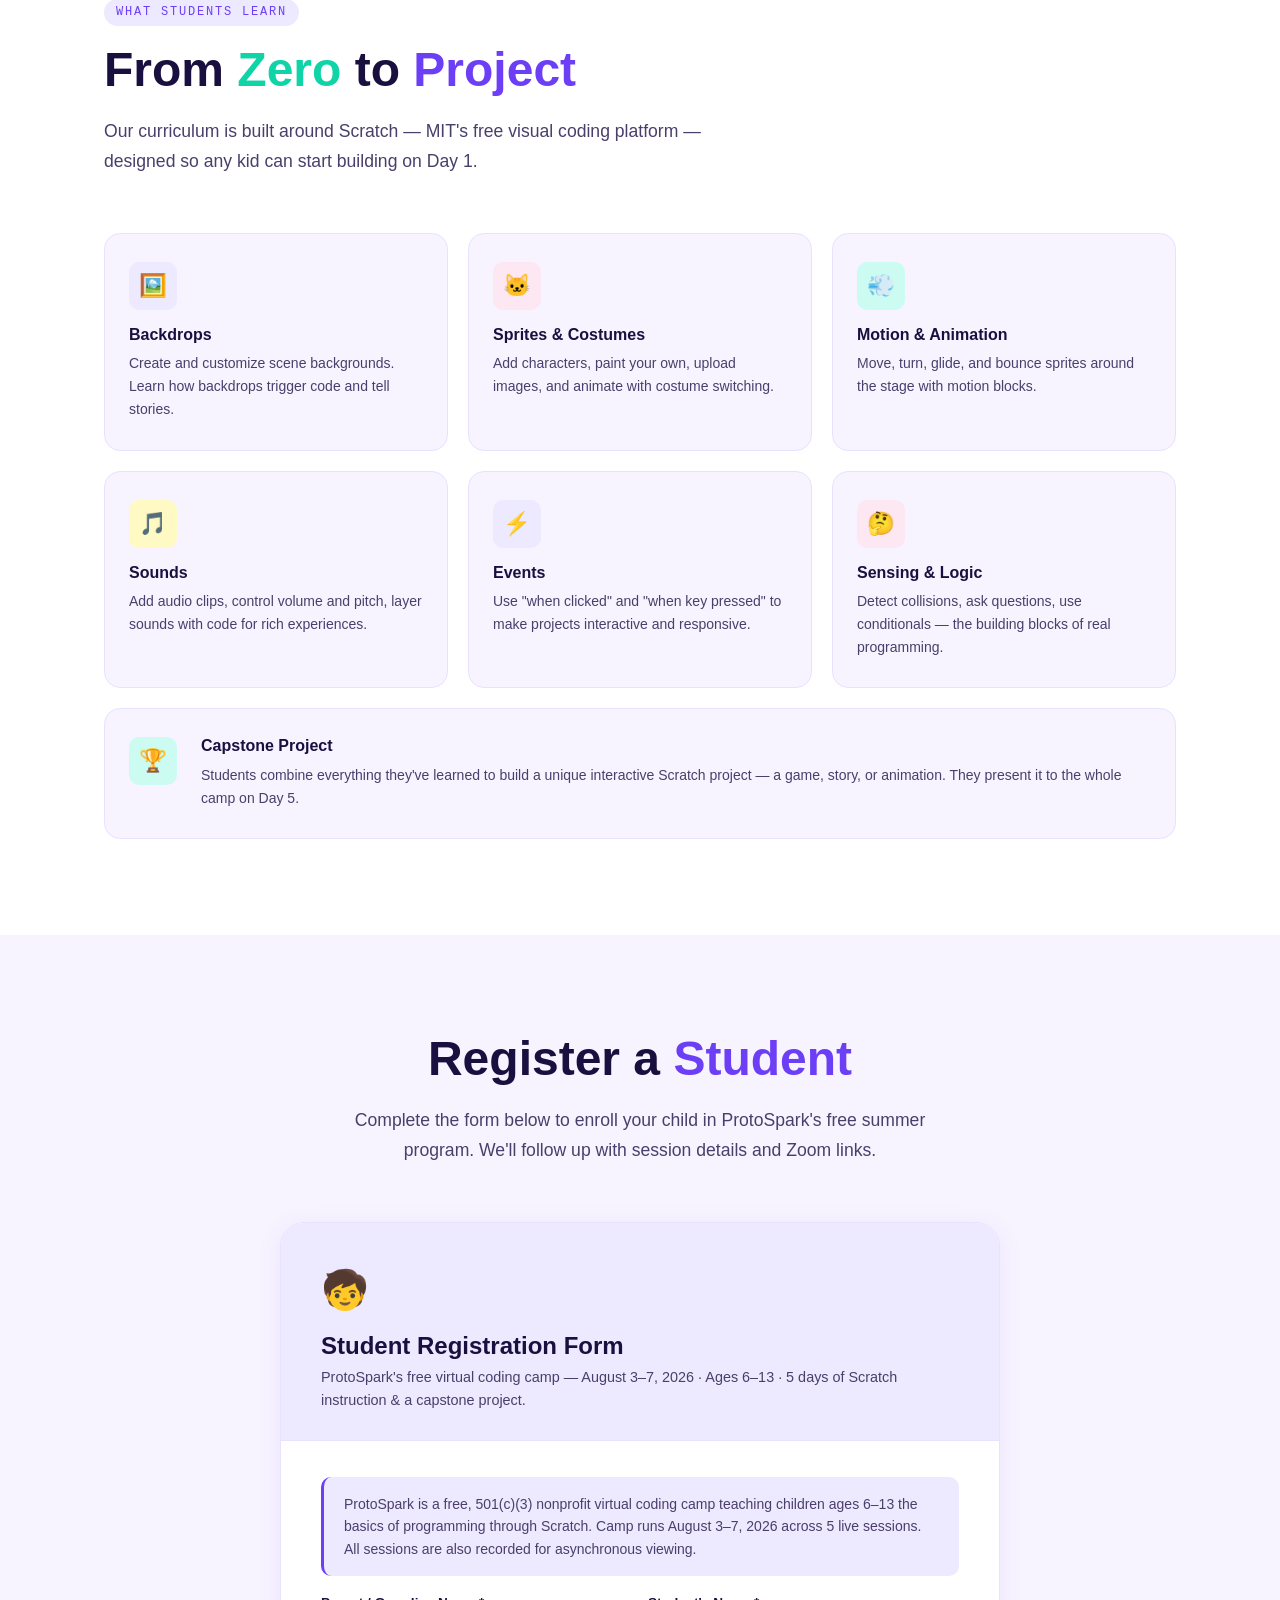
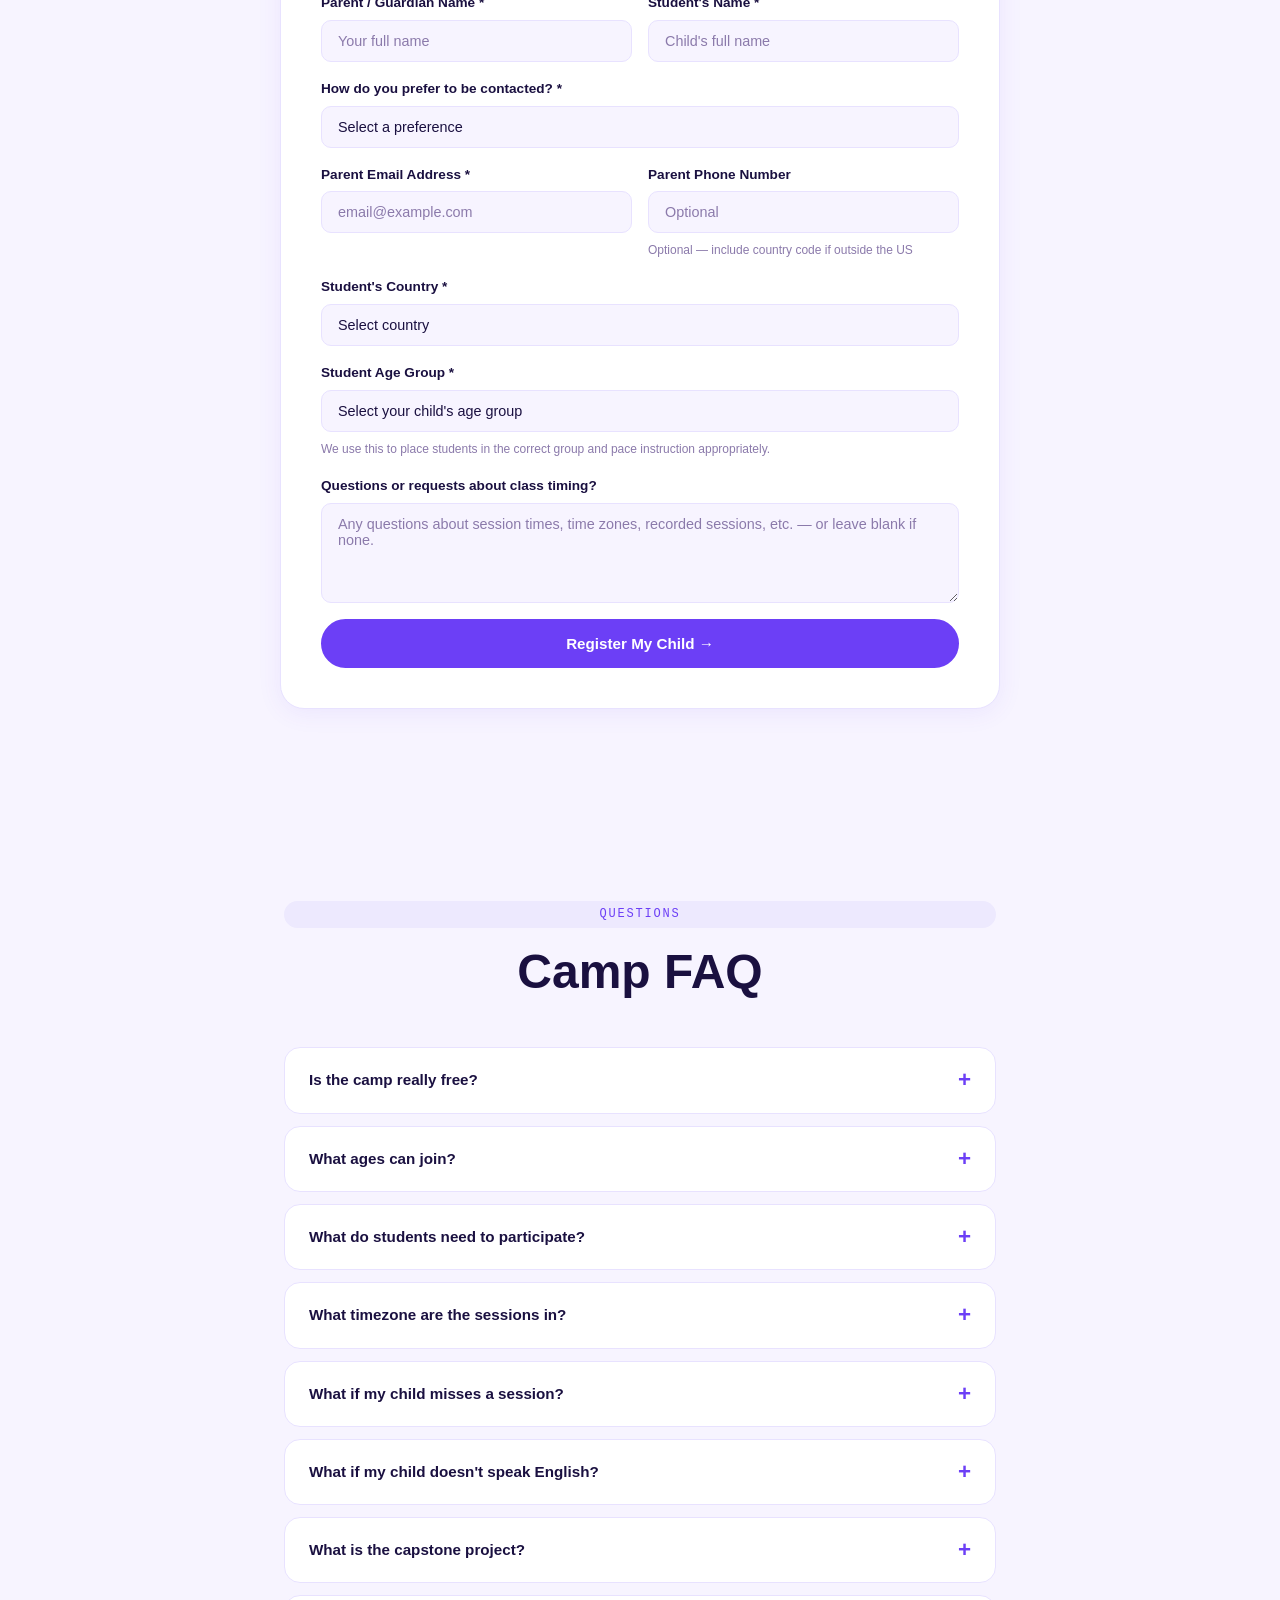
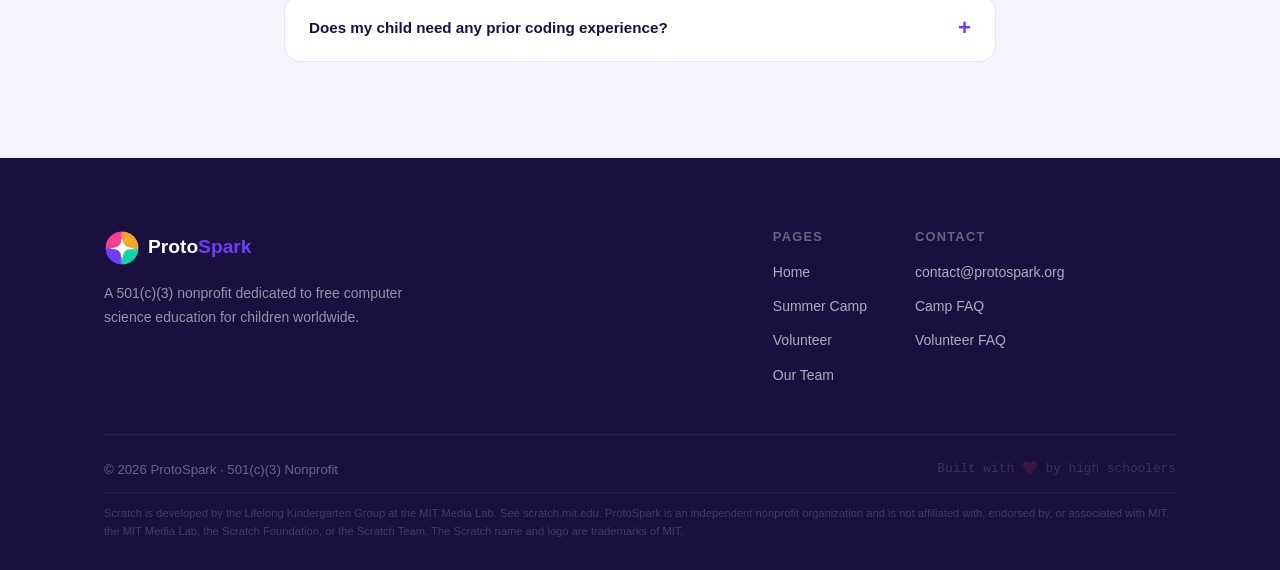
<file: summer-camp.html>
<!DOCTYPE html>
<html lang="en">
<head>
  <meta charset="UTF-8" />
  <meta name="viewport" content="width=device-width, initial-scale=1.0" />
  <title>Free Virtual Coding Camp for Kids 2026 — ProtoSpark Summer Camp</title>
  <meta name="description" content="Register for ProtoSpark's free virtual Summer Coding Camp 2026 — August 3–7. Ages 6–13. No experience needed. Kids learn Scratch programming and build a real project. 100% free, open worldwide." />
  <meta name="keywords" content="free summer coding camp 2026, virtual coding camp for kids, Scratch programming camp, free kids computer science camp, online coding camp ages 6-13, free STEM camp" />
  <link rel="canonical" href="https://protospark.org/summer-camp.html" />
  <meta property="og:type" content="website" />
  <meta property="og:title" content="Free Virtual Coding Camp for Kids — ProtoSpark Summer Camp 2026" />
  <meta property="og:description" content="August 3–7, 2026. Free virtual Scratch coding camp for kids ages 6–13. No experience needed. Build a real capstone project. Open worldwide." />
  <meta property="og:url" content="https://protospark.org/summer-camp.html" />
  <meta property="og:image" content="https://protospark.org/assets/logo.png" />
  <meta property="og:site_name" content="ProtoSpark" />
  <meta name="twitter:card" content="summary_large_image" />
  <meta name="twitter:title" content="Free Virtual Coding Camp for Kids — ProtoSpark Summer Camp 2026" />
  <meta name="twitter:description" content="August 3–7, 2026. Free virtual Scratch coding camp for kids ages 6–13. No experience needed. Open worldwide." />
  <meta name="twitter:image" content="https://protospark.org/assets/logo.png" />
  <script type="application/ld+json">
  {
    "@context": "https://schema.org",
    "@type": "Event",
    "name": "ProtoSpark Free Virtual Summer Coding Camp 2026",
    "description": "Free virtual coding camp for children ages 6–13. 5 days of Scratch programming instruction, culminating in a capstone project. No experience needed. Open to kids worldwide.",
    "startDate": "2026-08-03",
    "endDate": "2026-08-07",
    "eventStatus": "https://schema.org/EventScheduled",
    "eventAttendanceMode": "https://schema.org/OnlineEventAttendanceMode",
    "isAccessibleForFree": true,
    "location": {
      "@type": "VirtualLocation",
      "url": "https://protospark.org/summer-camp.html"
    },
    "organizer": {
      "@type": "Organization",
      "name": "ProtoSpark",
      "url": "https://protospark.org"
    },
    "offers": {
      "@type": "Offer",
      "price": "0",
      "priceCurrency": "USD",
      "availability": "https://schema.org/InStock",
      "url": "https://protospark.org/summer-camp.html#register"
    },
    "image": "https://protospark.org/assets/logo.png",
    "url": "https://protospark.org/summer-camp.html",
    "typicalAgeRange": "6-13"
  }
  </script>
  <!-- OWASP A05: Content Security Policy — restricts resource origins to mitigate XSS.
       'unsafe-inline' required for inline scripts; nonces need a server-side build step. -->
  <meta http-equiv="Content-Security-Policy" content="default-src 'self'; script-src 'self' 'unsafe-inline'; style-src 'self' 'unsafe-inline' https://fonts.googleapis.com; font-src https://fonts.gstatic.com; img-src 'self' data: https://flagcdn.com; connect-src 'self' https:;" />
  <link rel="preconnect" href="https://fonts.googleapis.com" />
  <link rel="preconnect" href="https://fonts.gstatic.com" crossorigin />
  <link href="https://fonts.googleapis.com/css2?family=Space+Grotesk:wght@300;400;500;600;700&family=Space+Mono:ital,wght@0,400;0,700;1,400&family=Inter:wght@300;400;500;600&display=swap" rel="stylesheet" />
  <link rel="icon" type="image/x-icon" href="/favicon.ico" />
  <link rel="icon" type="image/png" href="assets/logo.png" />
  <link rel="stylesheet" href="styles.css" />
</head>
<body>

  <!-- ───────────────── NAV ───────────────── -->
  <header class="nav-wrapper">
    <nav class="nav-inner">
      <a href="index.html" class="logo">
        <img src="assets/logo.png" alt="ProtoSpark Logo" class="logo-img" />
        <span class="logo-text">Proto<span class="logo-accent">Spark</span></span>
      </a>
      <ul class="nav-links">
        <li><a href="index.html">Home</a></li>
        <li><a href="summer-camp.html" aria-current="page">Summer Camp</a></li>
        <li><a href="volunteer.html">Volunteer</a></li>
        <li><a href="team.html">Our Team</a></li>
      </ul>
      <a href="#register" class="btn btn-nav">Register a Student</a>
      <button class="nav-toggle" aria-label="Toggle menu">
        <span></span><span></span><span></span>
      </button>
    </nav>
    <div class="nav-dropdown" id="nav-dropdown">
      <a href="index.html">Home</a>
      <a href="summer-camp.html">Summer Camp</a>
      <a href="volunteer.html">Volunteer</a>
      <a href="team.html">Our Team</a>
      <a href="#register" class="btn btn-nav">Register a Student</a>
    </div>
  </header>

  <!-- ───────────────── PAGE HERO ───────────────── -->
  <section class="page-hero">
    <div class="container page-hero-inner">
      <div class="page-hero-content">
        <div class="page-hero-label">Upcoming Event</div>
        <h1>Summer Camp <span class="highlight-pink">2026</span> ☀️</h1>
        <p>Free virtual coding camp · August 3–7, 2026 · Ages 6–13 · Learn to code, build critical thinking skills, and finish with a real capstone project. No prior experience needed.</p>
        <a href="#register" class="btn btn-primary" style="margin-top: 24px;">Register a Student →</a>
      </div>
      <div class="page-hero-deco">
        <div class="deco-card">
          <div style="font-size:2rem; margin-bottom:10px;">☀️</div>
          <div style="font-family:var(--font-mono); font-size:0.68rem; color:var(--text-muted); text-transform:uppercase; letter-spacing:0.12em; margin-bottom:6px;">Summer 2026</div>
          <div style="font-size:1.15rem; font-weight:700; font-family:var(--font-head);">Aug 3 – Aug 7</div>
          <div style="font-size:0.82rem; color:var(--text-mid); margin-top:6px; line-height:1.5;">5 days · 100% Virtual · Free</div>
          <div style="margin-top:12px; display:flex; flex-direction:column; gap:5px;">
            <div style="font-size:0.78rem; color:var(--text-mid);">🧒 Ages 6–13</div>
            <div style="font-size:0.78rem; color:var(--text-mid);">🏆 Capstone project included</div>
            <div style="font-size:0.78rem; color:var(--text-mid);">🌍 Open worldwide</div>
          </div>
        </div>
        <div class="deco-card-sm top-right" style="color:var(--purple);">🏆 Capstone Project</div>
        <div class="deco-card-sm bottom-left" style="color:var(--teal);">💰 Always Free</div>
      </div>
    </div>
  </section>

  <!-- ───────────────── CAMP DETAILS ───────────────── -->
  <section class="camp section" id="camp-details">
    <div class="container">
      <div class="section-label">Camp Details</div>
      <h2 class="section-title">Everything You <span class="highlight-teal">Need to Know</span></h2>
      <div class="camp-grid">
        <div class="camp-info">
          <div class="camp-detail">
            <span class="camp-icon">📅</span>
            <div>
              <strong>Dates</strong>
              <p>August 3rd – August 7th, 2026 (5 days of instruction)</p>
            </div>
          </div>
          <div class="camp-detail">
            <span class="camp-icon">💻</span>
            <div>
              <strong>Format</strong>
              <p>100% Virtual via Zoom — join from anywhere on Earth</p>
            </div>
          </div>
          <div class="camp-detail">
            <span class="camp-icon">👦</span>
            <div>
              <strong>Who Can Join</strong>
              <p>Children ages 6–13, all skill levels welcome — no coding experience needed</p>
            </div>
          </div>
          <div class="camp-detail">
            <span class="camp-icon">💰</span>
            <div>
              <strong>Cost</strong>
              <p>Completely free, forever</p>
            </div>
          </div>
          <div class="camp-detail">
            <span class="camp-icon">🛠️</span>
            <div>
              <strong>What You Need</strong>
              <p>A device with internet and a free Scratch account at scratch.mit.edu — that's it.</p>
            </div>
          </div>
          <div class="camp-detail">
            <span class="camp-icon">🗣️</span>
            <div>
              <strong>Languages</strong>
              <p>Instruction in English with translated materials — more languages coming with chapter leaders</p>
            </div>
          </div>
          <a href="#register" class="btn btn-primary mt-1">Secure Your Child's Spot →</a>
        </div>
        <div class="camp-schedule">
          <div class="schedule-header">
            <span class="mono">// Camp Schedule — 5 Days</span>
          </div>
          <div class="schedule-day">
            <span class="day-badge">Day 1</span>
            <div class="day-content">
              <strong>Basics About Scratch</strong>
              <p>Scratch lesson — backdrops, sprites, motion, sounds &amp; events</p>
            </div>
          </div>
          <div class="schedule-day">
            <span class="day-badge">Day 2</span>
            <div class="day-content">
              <strong>Finishing Basics + Capstone Introduction</strong>
              <p>Scratch lesson — complete foundations, introduce the capstone project</p>
            </div>
          </div>
          <div class="schedule-day">
            <span class="day-badge">Day 3</span>
            <div class="day-content">
              <strong>Capstone Working Time</strong>
              <p>Students begin building their capstone project in teams</p>
            </div>
          </div>
          <div class="schedule-day">
            <span class="day-badge">Day 4</span>
            <div class="day-content">
              <strong>Capstone Working Time</strong>
              <p>Q&amp;A, interactive help, instructor check-ins, continued building</p>
            </div>
          </div>
          <div class="schedule-day">
            <span class="day-badge">Day 5</span>
            <div class="day-content">
              <strong>Capstone Wrap-Up &amp; Presentations</strong>
              <p>Finishing touches, then students present and showcase their projects</p>
            </div>
          </div>
        </div>
      </div>
    </div>
  </section>

  <!-- ───────────────── CURRICULUM ───────────────── -->
  <section class="learn section" id="curriculum">
    <div class="container">
      <div class="section-label">What Students Learn</div>
      <h2 class="section-title">From <span class="highlight-teal">Zero</span> to <span class="highlight-purple">Project</span></h2>
      <p class="section-sub">Our curriculum is built around Scratch — MIT's free visual coding platform — designed so any kid can start building on Day 1.</p>
      <div class="learn-grid">
        <div class="learn-card">
          <div class="learn-icon" style="background: var(--purple-light);">🖼️</div>
          <h4>Backdrops</h4>
          <p>Create and customize scene backgrounds. Learn how backdrops trigger code and tell stories.</p>
        </div>
        <div class="learn-card">
          <div class="learn-icon" style="background: var(--pink-light);">🐱</div>
          <h4>Sprites &amp; Costumes</h4>
          <p>Add characters, paint your own, upload images, and animate with costume switching.</p>
        </div>
        <div class="learn-card">
          <div class="learn-icon" style="background: var(--teal-light);">💨</div>
          <h4>Motion &amp; Animation</h4>
          <p>Move, turn, glide, and bounce sprites around the stage with motion blocks.</p>
        </div>
        <div class="learn-card">
          <div class="learn-icon" style="background: var(--yellow-light);">🎵</div>
          <h4>Sounds</h4>
          <p>Add audio clips, control volume and pitch, layer sounds with code for rich experiences.</p>
        </div>
        <div class="learn-card">
          <div class="learn-icon" style="background: var(--purple-light);">⚡</div>
          <h4>Events</h4>
          <p>Use "when clicked" and "when key pressed" to make projects interactive and responsive.</p>
        </div>
        <div class="learn-card">
          <div class="learn-icon" style="background: var(--pink-light);">🤔</div>
          <h4>Sensing &amp; Logic</h4>
          <p>Detect collisions, ask questions, use conditionals — the building blocks of real programming.</p>
        </div>
        <div class="learn-card capstone-card" style="grid-column: span 3;">
          <div class="learn-icon" style="background: var(--teal-light);">🏆</div>
          <div>
            <h4>Capstone Project</h4>
            <p>Students combine everything they've learned to build a unique interactive Scratch project — a game, story, or animation. They present it to the whole camp on Day 5.</p>
          </div>
        </div>
      </div>
    </div>
  </section>

  <!-- ───────────────── STUDENT REGISTRATION FORM ───────────────── -->
  <section class="reg-section section" id="register">
    <div class="container">
      <h2 class="section-title" style="text-align:center;">Register a <span class="highlight-purple">Student</span></h2>
      <p class="section-sub" style="text-align:center; margin-left:auto; margin-right:auto;">
        Complete the form below to enroll your child in ProtoSpark's free summer program. We'll follow up with session details and Zoom links.
      </p>
      <div class="form-wrapper">
        <div class="form-card">
          <div class="form-card-header">
            <span class="form-emoji">🧒</span>
            <h3>Student Registration Form</h3>
            <p>ProtoSpark's free virtual coding camp — August 3–7, 2026 · Ages 6–13 · 5 days of Scratch instruction &amp; a capstone project.</p>
          </div>
          <form class="form-body" id="student-form" novalidate>
            <div class="form-mission">
              ProtoSpark is a free, 501(c)(3) nonprofit virtual coding camp teaching children ages 6–13 the basics of programming through Scratch. Camp runs August 3–7, 2026 across 5 live sessions. All sessions are also recorded for asynchronous viewing.
            </div>
            <div class="form-row">
              <div class="form-group">
                <label for="parent-name">Parent / Guardian Name *</label>
                <input type="text" id="parent-name" name="parent_name" placeholder="Your full name" required minlength="2" maxlength="100" autocomplete="name" />
              </div>
              <div class="form-group">
                <label for="student-name">Student's Name *</label>
                <input type="text" id="student-name" name="student_name" placeholder="Child's full name" required minlength="2" maxlength="100" autocomplete="off" />
              </div>
            </div>
            <div class="form-group">
              <label for="contact-pref">How do you prefer to be contacted? *</label>
              <select id="contact-pref" name="contact_preference" required>
                <option value="" disabled selected>Select a preference</option>
                <option value="Email">Email</option>
                <option value="Phone">Phone</option>
                <option value="Either">Either is fine</option>
              </select>
            </div>
            <div class="form-row">
              <div class="form-group">
                <label for="parent-email">Parent Email Address *</label>
                <input type="email" id="parent-email" name="parent_email" placeholder="email@example.com" required maxlength="254" autocomplete="email" />
              </div>
              <div class="form-group">
                <label for="parent-phone">Parent Phone Number</label>
                <!-- pattern allows digits, spaces, dashes, dots, parens, and leading + for country code -->
                <input type="tel" id="parent-phone" name="parent_phone" placeholder="Optional" maxlength="30" pattern="^[+\d][\d\s\-().]{0,28}$" autocomplete="tel" />
                <span class="hint">Optional — include country code if outside the US</span>
              </div>
            </div>
            <div class="form-group">
              <label for="student-country">Student's Country *</label>
              <select id="student-country" name="student_country" required>
                <option value="" disabled selected>Select country</option>
                <option>Afghanistan</option><option>Albania</option><option>Algeria</option><option>Argentina</option><option>Armenia</option><option>Australia</option><option>Austria</option><option>Azerbaijan</option><option>Bahrain</option><option>Bangladesh</option><option>Belarus</option><option>Belgium</option><option>Bolivia</option><option>Bosnia and Herzegovina</option><option>Brazil</option><option>Bulgaria</option><option>Cambodia</option><option>Cameroon</option><option>Canada</option><option>Chile</option><option>China</option><option>Colombia</option><option>Costa Rica</option><option>Croatia</option><option>Cuba</option><option>Cyprus</option><option>Czech Republic</option><option>Denmark</option><option>Dominican Republic</option><option>Ecuador</option><option>Egypt</option><option>El Salvador</option><option>Estonia</option><option>Ethiopia</option><option>Finland</option><option>France</option><option>Georgia</option><option>Germany</option><option>Ghana</option><option>Greece</option><option>Guatemala</option><option>Haiti</option><option>Honduras</option><option>Hungary</option><option>Iceland</option><option>India</option><option>Indonesia</option><option>Iran</option><option>Iraq</option><option>Ireland</option><option>Israel</option><option>Italy</option><option>Jamaica</option><option>Japan</option><option>Jordan</option><option>Kazakhstan</option><option>Kenya</option><option>Kuwait</option><option>Latvia</option><option>Lebanon</option><option>Libya</option><option>Lithuania</option><option>Luxembourg</option><option>Malaysia</option><option>Mexico</option><option>Moldova</option><option>Morocco</option><option>Myanmar</option><option>Nepal</option><option>Netherlands</option><option>New Zealand</option><option>Nicaragua</option><option>Nigeria</option><option>Norway</option><option>Oman</option><option>Pakistan</option><option>Panama</option><option>Paraguay</option><option>Peru</option><option>Philippines</option><option>Poland</option><option>Portugal</option><option>Qatar</option><option>Romania</option><option>Russia</option><option>Saudi Arabia</option><option>Senegal</option><option>Serbia</option><option>Singapore</option><option>Slovakia</option><option>Slovenia</option><option>South Africa</option><option>South Korea</option><option>Spain</option><option>Sri Lanka</option><option>Sweden</option><option>Switzerland</option><option>Syria</option><option>Taiwan</option><option>Tanzania</option><option>Thailand</option><option>Trinidad and Tobago</option><option>Tunisia</option><option>Turkey</option><option>Uganda</option><option>Ukraine</option><option>United Arab Emirates</option><option>United Kingdom</option><option>United States</option><option>Uruguay</option><option>Uzbekistan</option><option>Venezuela</option><option>Vietnam</option><option>Yemen</option><option>Zimbabwe</option><option>Other</option>
              </select>
            </div>
            <div class="form-group">
              <label for="age-group">Student Age Group *</label>
              <select id="age-group" name="age_group" required>
                <option value="" disabled selected>Select your child's age group</option>
                <option value="Ages 6-8">Ages 6–8</option>
                <option value="Ages 9-11">Ages 9–11</option>
                <option value="Ages 12-13">Ages 12–13</option>
              </select>
              <span class="hint">We use this to place students in the correct group and pace instruction appropriately.</span>
            </div>
            <div class="form-group">
              <label for="timing-questions">Questions or requests about class timing?</label>
              <textarea id="timing-questions" name="timing_questions" placeholder="Any questions about session times, time zones, recorded sessions, etc. — or leave blank if none." maxlength="1000"></textarea>
            </div>
            <div class="hp-field" aria-hidden="true"><input type="text" name="_hp" tabindex="-1" autocomplete="off" /></div>
            <button type="submit" class="btn btn-primary full-width">Register My Child →</button>
          </form>
        </div>
      </div>
    </div>
  </section>

  <!-- ───────────────── FAQ ───────────────── -->
  <section class="faq section" id="faq" style="background: var(--bg);">
    <div class="container container-narrow">
      <div class="section-label">Questions</div>
      <h2 class="section-title">Camp FAQ</h2>
      <div class="faq-list">
        <details class="faq-item">
          <summary>Is the camp really free?</summary>
          <p>Yes — 100% free for all students, forever. ProtoSpark is a registered 501(c)(3) nonprofit and our mission is to remove every financial barrier to CS education.</p>
        </details>
        <details class="faq-item">
          <summary>What ages can join?</summary>
          <p>Children ages 6–13 are welcome. We group students by age so the content is developmentally appropriate — whether your child is 6 or 13, the experience is designed for them.</p>
        </details>
        <details class="faq-item">
          <summary>What do students need to participate?</summary>
          <p>A device (computer, tablet, or Chromebook) with internet access and a free account at scratch.mit.edu. No downloads or paid software required.</p>
        </details>
        <details class="faq-item">
          <summary>What timezone are the sessions in?</summary>
          <p>Live sessions are scheduled to accommodate the largest number of participants globally. All sessions are also recorded for asynchronous viewing. Chapter leaders run supplemental local sessions where needed.</p>
        </details>
        <details class="faq-item">
          <summary>What if my child misses a session?</summary>
          <p>No worries — all sessions are recorded and made available for viewing after each day. Your child can catch up at any time during the camp week, and chapter leaders can help answer questions they may have missed during the live session.</p>
        </details>
        <details class="faq-item">
          <summary>What if my child doesn't speak English?</summary>
          <p>We're actively translating all curriculum into multiple languages. Chapter leaders in each country provide instruction in the local language — when you register, we'll connect you with the right chapter for your region.</p>
        </details>
        <details class="faq-item">
          <summary>What is the capstone project?</summary>
          <p>The capstone is the highlight of the camp. After learning the fundamentals, students spend Days 3–5 building their own interactive Scratch project — a game, story, or animation entirely of their design. They present it to the whole camp on Day 5 and keep it forever.</p>
        </details>
        <details class="faq-item">
          <summary>Does my child need any prior coding experience?</summary>
          <p>None at all. The curriculum starts from zero and builds up. We've taught students as young as 6 with no prior tech experience and they finish camp with a working project.</p>
        </details>
      </div>
    </div>
  </section>

  <!-- ───────────────── FOOTER ───────────────── -->
  <footer class="footer">
    <div class="container">
      <div class="footer-top">
        <div class="footer-brand">
          <a href="index.html" class="logo">
            <img src="assets/logo.png" alt="ProtoSpark Logo" class="logo-img" />
            <span class="logo-text">Proto<span class="logo-accent">Spark</span></span>
          </a>
          <p>A 501(c)(3) nonprofit dedicated to free computer science education for children worldwide.</p>
        </div>
        <div class="footer-links">
          <div class="footer-col">
            <h5>Pages</h5>
            <a href="index.html">Home</a>
            <a href="summer-camp.html">Summer Camp</a>
            <a href="volunteer.html">Volunteer</a>
            <a href="team.html">Our Team</a>
          </div>
          <div class="footer-col">
            <h5>Contact</h5>
            <a href="mailto:contact@protospark.org">contact@protospark.org</a>
            <a href="#faq">Camp FAQ</a>
            <a href="volunteer.html#faq">Volunteer FAQ</a>
          </div>
        </div>
      </div>
      <div class="footer-bottom">
        <span>© 2026 ProtoSpark · 501(c)(3) Nonprofit</span>
<span class="mono" style="font-size:0.8rem; opacity:0.4;">Built with ❤️ by high schoolers</span>
      </div>
      <div class="footer-scratch-disclaimer">
        Scratch is developed by the Lifelong Kindergarten Group at the MIT Media Lab. See scratch.mit.edu. ProtoSpark is an independent nonprofit organization and is not affiliated with, endorsed by, or associated with MIT, the MIT Media Lab, the Scratch Foundation, or the Scratch Team. The Scratch name and logo are trademarks of MIT.
      </div>
    </div>
  </footer>

  <script src="script.js"></script>
</body>
</html>
</file>
<file: styles.css>
/* ═══════════════════════════════════════════
   PROTOSPARK — Main Stylesheet
   Design: Sleek retro-tech, pastel vibrant
   ═══════════════════════════════════════════ */

/* ── Variables ── */
:root {
  --purple:       #6C3FF6;
  --purple-soft:  #8B5CF6;
  --purple-light: #EDE9FE;
  --pink:         #F43F8E;
  --pink-soft:    #FB7BB4;
  --pink-light:   #FCE7F3;
  --teal:         #0ED4A7;
  --teal-soft:    #34D9B3;
  --teal-light:   #CCFBF1;
  --yellow:       #FFD369;
  --yellow-light: #FFF9C4;
  --bg:           #F7F4FF;
  --bg-alt:       #FFFFFF;
  --surface:      #FFFFFF;
  --border:       #E8E2FF;
  --text:         #1A1040;
  --text-mid:     #4A3F6B;
  --text-muted:   #8B7AAB;
  --radius:       16px;
  --radius-sm:    10px;
  --radius-lg:    24px;
  --shadow:       0 4px 24px rgba(108, 63, 246, 0.08);
  --shadow-hover: 0 8px 40px rgba(108, 63, 246, 0.16);
  --font-head:    'Space Grotesk', sans-serif;
  --font-mono:    'Space Mono', monospace;
  --font-body:    'Inter', sans-serif;
}

/* ── Reset ── */
*, *::before, *::after { box-sizing: border-box; margin: 0; padding: 0; }
html { scroll-behavior: smooth; }
body {
  font-family: var(--font-body);
  background: var(--bg);
  color: var(--text);
  line-height: 1.6;
  overflow-x: hidden;
  padding-top: 72px;
}
img { max-width: 100%; display: block; }
a { text-decoration: none; color: inherit; }
ul { list-style: none; }
details { cursor: pointer; }

/* ── Typography ── */
h1, h2, h3, h4, h5 { font-family: var(--font-head); font-weight: 700; line-height: 1.15; }
.mono { font-family: var(--font-mono); }

/* ── Helpers ── */
.container        { max-width: 1120px; margin: 0 auto; padding: 0 24px; }
.container-narrow { max-width: 760px;  margin: 0 auto; padding: 0 24px; }
.section          { padding: 96px 0; }
.mt-1             { margin-top: 1.25rem; display: inline-block; }

.highlight-pink   { color: var(--pink); }
.highlight-teal   { color: var(--teal); }
.highlight-purple { color: var(--purple); }
.highlight-yellow { color: var(--yellow); filter: brightness(0.85); }

.section-label {
  font-family: var(--font-mono);
  font-size: 0.75rem;
  text-transform: uppercase;
  letter-spacing: 0.15em;
  color: var(--purple);
  background: var(--purple-light);
  display: inline-block;
  padding: 4px 12px;
  border-radius: 20px;
  margin-bottom: 16px;
}
.section-title {
  font-size: clamp(2rem, 4vw, 3rem);
  margin-bottom: 20px;
  color: var(--text);
}
.section-sub {
  font-size: 1.1rem;
  color: var(--text-mid);
  max-width: 640px;
  margin-bottom: 56px;
  line-height: 1.7;
}

/* ── Buttons ── */
.btn {
  display: inline-flex;
  align-items: center;
  gap: 8px;
  padding: 14px 28px;
  border-radius: 50px;
  font-family: var(--font-head);
  font-weight: 600;
  font-size: 0.95rem;
  cursor: pointer;
  transition: all 0.2s ease;
  border: 2px solid transparent;
  white-space: nowrap;
}
.btn-primary {
  background: var(--purple);
  color: #fff;
  border-color: var(--purple);
}
.btn-primary:hover { background: #5b35d4; box-shadow: 0 6px 24px rgba(108,63,246,0.3); transform: translateY(-2px); }

.btn-secondary {
  background: var(--pink);
  color: #fff;
  border-color: var(--pink);
}
.btn-secondary:hover { background: #e0357a; box-shadow: 0 6px 24px rgba(244,63,142,0.3); transform: translateY(-2px); }

.btn-ghost {
  background: transparent;
  color: var(--text);
  border-color: var(--border);
}
.btn-ghost:hover { border-color: var(--purple); color: var(--purple); background: var(--purple-light); }

.btn-nav {
  background: var(--purple);
  color: #fff;
  padding: 10px 22px;
  font-size: 0.875rem;
  border-radius: 50px;
  flex-shrink: 0;
}
.btn-nav:hover { background: #5b35d4; transform: translateY(-1px); }

.full-width { width: 100%; justify-content: center; }

/* Honeypot — visually hidden but present in DOM so bots fill it */
.hp-field { position: absolute; left: -9999px; opacity: 0; pointer-events: none; tabindex: -1; }

/* ── Button loading spinner ── */
@keyframes btn-spin {
  to { transform: rotate(360deg); }
}
.btn-spinner {
  display: inline-block;
  width: 16px;
  height: 16px;
  border: 2px solid rgba(255, 255, 255, 0.4);
  border-top-color: #fff;
  border-radius: 50%;
  animation: btn-spin 0.65s linear infinite;
  flex-shrink: 0;
  vertical-align: middle;
  margin-right: 8px;
}

/* ═══════════════════════════
   NAV
   ═══════════════════════════ */
.nav-wrapper {
  position: fixed;
  top: 0;
  left: 0;
  right: 0;
  z-index: 1000;
  background: rgba(247, 244, 255, 0.96);
  backdrop-filter: blur(20px);
  -webkit-backdrop-filter: blur(20px);
  border-bottom: 1px solid var(--border);
  box-shadow: 0 2px 20px rgba(108, 63, 246, 0.08);
}
.nav-inner {
  display: flex;
  align-items: center;
  gap: 4px;
  max-width: 1120px;
  margin: 0 auto;
  padding: 0 24px;
  height: 72px;
}
.logo {
  display: flex;
  align-items: center;
  gap: 8px;
  font-family: var(--font-head);
  font-weight: 700;
  font-size: 1.2rem;
  flex-shrink: 0;
  margin-right: 4px;
}
.logo-img {
  width: 36px;
  height: 36px;
  object-fit: contain;
  border-radius: 8px;
}
.logo-accent { color: var(--purple); }

.nav-links {
  display: flex;
  gap: 2px;
  flex: 1;
}
.nav-links a {
  padding: 8px 14px;
  border-radius: 50px;
  font-size: 0.875rem;
  font-weight: 500;
  color: var(--text-mid);
  transition: all 0.15s;
  white-space: nowrap;
}
.nav-links a:hover,
.nav-links a.active,
.nav-links a[aria-current="page"] {
  background: var(--purple-light);
  color: var(--purple);
}

/* Mobile dropdown */
.nav-toggle {
  display: none;
  flex-direction: column;
  gap: 5px;
  background: none;
  border: none;
  cursor: pointer;
  padding: 8px;
  margin-left: auto;
  border-radius: 50px;
  transition: background 0.15s;
}
.nav-toggle:hover { background: var(--purple-light); }
.nav-toggle span {
  display: block;
  width: 20px;
  height: 2px;
  background: var(--text);
  border-radius: 2px;
  transition: 0.3s;
}

.nav-dropdown {
  position: absolute;
  top: 72px;
  left: 0;
  right: 0;
  background: rgba(247, 244, 255, 0.98);
  backdrop-filter: blur(24px);
  -webkit-backdrop-filter: blur(24px);
  border-bottom: 1px solid rgba(108, 63, 246, 0.18);
  border-radius: 0 0 16px 16px;
  box-shadow: 0 12px 40px rgba(108, 63, 246, 0.15);
  padding: 12px 16px;
  display: none;
  flex-direction: column;
  gap: 4px;
}
.nav-dropdown.open { display: flex; }
.nav-dropdown a {
  padding: 12px 16px;
  border-radius: 16px;
  font-size: 0.9rem;
  font-weight: 500;
  color: var(--text-mid);
  transition: all 0.15s;
}
.nav-dropdown a:hover,
.nav-dropdown a.active { background: var(--purple-light); color: var(--purple); }
.nav-dropdown .btn-nav { margin-top: 4px; text-align: center; justify-content: center; }

/* ═══════════════════════════
   HERO
   ═══════════════════════════ */
.hero {
  min-height: 88vh;
  display: grid;
  grid-template-columns: 1fr 1fr;
  align-items: center;
  gap: 48px;
  padding: 60px 24px 96px;
  max-width: 1120px;
  margin: 0 auto;
  position: relative;
}
.hero-bg {
  position: absolute;
  inset: 0;
  pointer-events: none;
  overflow: hidden;
  z-index: -1;
}
.grid-overlay {
  position: absolute;
  inset: 0;
  background-image:
    linear-gradient(var(--border) 1px, transparent 1px),
    linear-gradient(90deg, var(--border) 1px, transparent 1px);
  background-size: 48px 48px;
  opacity: 0.4;
  mask-image: radial-gradient(ellipse 80% 80% at 50% 50%, black 40%, transparent 100%);
}

.hero-badge {
  display: inline-flex;
  align-items: center;
  gap: 8px;
  font-size: 0.8rem;
  font-weight: 500;
  color: var(--text-mid);
  background: var(--surface);
  border: 1px solid var(--border);
  padding: 6px 16px;
  border-radius: 50px;
  margin-bottom: 24px;
  font-family: var(--font-mono);
}
.badge-dot {
  width: 8px; height: 8px;
  background: var(--teal);
  border-radius: 50%;
  animation: pulse 2s infinite;
}
@keyframes pulse {
  0%, 100% { box-shadow: 0 0 0 0 rgba(14,212,167,0.4); }
  50%       { box-shadow: 0 0 0 6px rgba(14,212,167,0); }
}

.hero-title {
  font-size: clamp(2.4rem, 5vw, 3.8rem);
  line-height: 1.1;
  margin-bottom: 24px;
  color: var(--text);
}
.hero-sub {
  font-size: 1.1rem;
  color: var(--text-mid);
  line-height: 1.75;
  margin-bottom: 36px;
  max-width: 520px;
}
.hero-cta {
  display: flex;
  gap: 12px;
  flex-wrap: wrap;
  margin-bottom: 48px;
}
.hero-stats {
  display: flex;
  align-items: center;
  gap: 24px;
  flex-wrap: wrap;
}
.stat { display: flex; flex-direction: column; }
.stat-num {
  font-family: var(--font-head);
  font-size: 1.8rem;
  font-weight: 700;
  color: var(--text);
  line-height: 1;
}
.stat-plus { color: var(--purple); }
.stat-label { font-size: 0.8rem; color: var(--text-muted); margin-top: 2px; }
.stat-divider { width: 1px; height: 40px; background: var(--border); }

/* Hero Visual */
.hero-visual {
  position: relative;
  display: flex;
  justify-content: center;
  align-items: center;
}
.scratch-window {
  background: var(--surface);
  border: 2px solid var(--border);
  border-radius: var(--radius);
  box-shadow: var(--shadow-hover);
  overflow: hidden;
  width: 100%;
  max-width: 420px;
  animation: float 4s ease-in-out infinite;
}
@keyframes float {
  0%, 100% { transform: translateY(0px); }
  50%       { transform: translateY(-10px); }
}
.window-bar {
  display: flex;
  align-items: center;
  gap: 8px;
  padding: 12px 16px;
  background: #F1EDFD;
  border-bottom: 1px solid var(--border);
}
.dot { width: 12px; height: 12px; border-radius: 50%; }
.dot.red    { background: #FF5F57; }
.dot.yellow { background: #FFBD2E; }
.dot.green  { background: #28CA41; }
.window-title {
  font-family: var(--font-mono);
  font-size: 0.75rem;
  color: var(--text-muted);
  margin-left: 8px;
}
.window-body {
  padding: 20px 16px;
  display: flex;
  flex-direction: column;
  gap: 8px;
}
.code-block {
  display: inline-flex;
  align-items: center;
  gap: 8px;
  padding: 10px 14px;
  border-radius: 8px;
  font-family: var(--font-mono);
  font-size: 0.8rem;
  font-weight: 700;
  color: #fff;
  width: fit-content;
}
.code-block.purple  { background: #8B5CF6; }
.code-block.blue    { background: #3B82F6; }
.code-block.yellow  { background: #F59E0B; }
.code-block.pink    { background: #EC4899; }
.code-block.teal    { background: #0ED4A7; color: #0a4a3c; }
.code-block.indent  { margin-left: 24px; }
.code-val {
  background: rgba(255,255,255,0.25);
  padding: 2px 8px;
  border-radius: 4px;
}

.floating-tag {
  position: absolute;
  background: var(--surface);
  border: 2px solid var(--border);
  border-radius: 50px;
  padding: 6px 14px;
  font-size: 0.8rem;
  font-weight: 600;
  font-family: var(--font-head);
  box-shadow: var(--shadow);
  animation: float 4s ease-in-out infinite;
}
.tag-1 { top: 12%;     left: -10%;  animation-delay: 0s;    border-color: var(--purple-light); color: var(--purple); }
.tag-2 { top: 30%;     right: -8%;  animation-delay: 0.8s;  border-color: var(--pink-light);   color: var(--pink); }
.tag-3 { bottom: 30%;  left: -8%;   animation-delay: 1.6s;  border-color: var(--teal-light);   color: var(--teal); }
.tag-4 { bottom: 12%;  right: -5%;  animation-delay: 2.4s;  border-color: var(--yellow-light); color: #a07000; }

/* ═══════════════════════════
   ABOUT
   ═══════════════════════════ */
.about { background: var(--bg-alt); }
.about-cards {
  display: grid;
  grid-template-columns: repeat(4, 1fr);
  gap: 20px;
}
.about-card {
  padding: 32px 24px;
  border-radius: var(--radius);
  border: 1px solid transparent;
  transition: transform 0.3s, box-shadow 0.3s;
}
.about-card:hover { transform: translateY(-6px); box-shadow: var(--shadow-hover); }
.card-pink   { background: var(--pink-light);   border-color: #fbb6ce; }
.card-teal   { background: var(--teal-light);   border-color: #a7f3d0; }
.card-purple { background: var(--purple-light); border-color: #c4b5fd; }
.card-yellow { background: var(--yellow-light); border-color: #fde68a; }
.card-icon { font-size: 2rem; margin-bottom: 16px; }
.about-card h3 { font-size: 1.05rem; margin-bottom: 8px; color: var(--text); }
.about-card p  { font-size: 0.9rem; color: var(--text-mid); line-height: 1.6; }

/* ═══════════════════════════
   CAMP TEASER (Home)
   ═══════════════════════════ */
.camp-teaser {
  background: linear-gradient(135deg, #0a9e7f 0%, var(--purple) 100%);
  border-radius: var(--radius-lg);
  padding: 56px 64px;
  color: #fff;
  display: grid;
  grid-template-columns: 1fr auto;
  align-items: center;
  gap: 40px;
  margin: 0 24px;
  max-width: 1072px;
  margin-left: auto;
  margin-right: auto;
  box-shadow: 0 16px 48px rgba(108, 63, 246, 0.3);
}
.camp-featured-badge {
  position: absolute;
  top: 20px;
  right: 24px;
  background: rgba(255,255,255,0.15);
  border: 1px solid rgba(255,255,255,0.3);
  border-radius: 50px;
  padding: 4px 14px;
  font-size: 0.72rem;
  font-weight: 700;
  font-family: var(--font-mono);
  letter-spacing: 0.08em;
  color: #fff;
  z-index: 2;
}
.camp-teaser-label {
  font-family: var(--font-mono);
  font-size: 0.7rem;
  text-transform: uppercase;
  letter-spacing: 0.15em;
  color: rgba(255,255,255,0.6);
  margin-bottom: 12px;
}
.camp-teaser h2 {
  font-size: clamp(1.8rem, 3vw, 2.6rem);
  color: #fff;
  margin-bottom: 12px;
  line-height: 1.2;
}
.camp-teaser p {
  font-size: 1rem;
  color: rgba(255,255,255,0.8);
  line-height: 1.6;
  max-width: 540px;
}
.btn-white {
  background: #fff;
  color: var(--purple);
  border-color: #fff;
  font-weight: 700;
  flex-shrink: 0;
}
.btn-white:hover { background: rgba(255,255,255,0.9); transform: translateY(-2px); box-shadow: 0 8px 24px rgba(0,0,0,0.15); }

/* ═══════════════════════════
   VOLUNTEER TEASER (Home)
   ═══════════════════════════ */
.vol-teaser {
  background: var(--bg-alt);
}
.vol-teaser-inner {
  display: grid;
  grid-template-columns: 1fr 1fr;
  gap: 64px;
  align-items: center;
}
.vol-teaser-list {
  display: flex;
  flex-direction: column;
  gap: 16px;
  margin: 24px 0 32px;
}
.vol-teaser-list li {
  display: flex;
  align-items: flex-start;
  gap: 12px;
  font-size: 0.95rem;
  color: var(--text-mid);
}
.vol-check {
  width: 22px; height: 22px;
  background: var(--pink-light);
  border-radius: 50%;
  display: flex; align-items: center; justify-content: center;
  font-size: 0.7rem;
  color: var(--pink);
  font-weight: 700;
  flex-shrink: 0;
  margin-top: 1px;
}
.vol-teaser-visual {
  display: grid;
  grid-template-columns: 1fr 1fr;
  gap: 16px;
}
.vol-mini-card {
  background: var(--bg);
  border: 1px solid var(--border);
  border-radius: var(--radius);
  padding: 24px 20px;
  text-align: center;
  transition: transform 0.2s, box-shadow 0.2s;
}
.vol-mini-card:hover { transform: translateY(-4px); box-shadow: var(--shadow-hover); }
.vol-mini-card .icon { font-size: 2rem; margin-bottom: 10px; }
.vol-mini-card h4 { font-size: 0.9rem; margin-bottom: 4px; }
.vol-mini-card p  { font-size: 0.8rem; color: var(--text-muted); line-height: 1.5; }

/* ═══════════════════════════
   CAMP 2026 (summer-camp page)
   ═══════════════════════════ */
.camp { background: var(--bg); }
.camp-grid {
  display: grid;
  grid-template-columns: 1fr 1fr;
  gap: 48px;
  align-items: start;
}
.camp-detail {
  display: flex;
  gap: 16px;
  margin-bottom: 28px;
  align-items: flex-start;
}
.camp-icon { font-size: 1.5rem; flex-shrink: 0; margin-top: 2px; }
.camp-detail strong { display: block; font-family: var(--font-head); font-weight: 600; margin-bottom: 2px; }
.camp-detail p { font-size: 0.9rem; color: var(--text-mid); line-height: 1.6; }

.camp-schedule {
  background: var(--text);
  border-radius: var(--radius);
  overflow: hidden;
}
.schedule-header {
  padding: 16px 24px;
  border-bottom: 1px solid rgba(255,255,255,0.1);
}
.schedule-header .mono { color: var(--teal); font-size: 0.8rem; }
.schedule-day {
  display: flex;
  gap: 16px;
  padding: 18px 24px;
  border-bottom: 1px solid rgba(255,255,255,0.06);
  align-items: flex-start;
  transition: background 0.15s;
}
.schedule-day:last-child { border-bottom: none; }
.schedule-day:hover { background: rgba(255,255,255,0.04); }
.day-badge {
  background: var(--purple);
  color: #fff;
  font-family: var(--font-mono);
  font-size: 0.7rem;
  padding: 4px 10px;
  border-radius: 20px;
  flex-shrink: 0;
  margin-top: 2px;
  font-weight: 700;
}
.day-content strong { color: #fff; font-size: 0.95rem; display: block; margin-bottom: 2px; }
.day-content p { color: rgba(255,255,255,0.55); font-size: 0.82rem; line-height: 1.5; }

/* ═══════════════════════════
   CURRICULUM
   ═══════════════════════════ */
.learn { background: var(--bg-alt); }
.learn-grid {
  display: grid;
  grid-template-columns: repeat(3, 1fr);
  gap: 20px;
}
.learn-card {
  background: var(--bg);
  border: 1px solid var(--border);
  border-radius: var(--radius);
  padding: 28px 24px;
  transition: transform 0.3s, box-shadow 0.3s;
}
.learn-card:hover { transform: translateY(-4px); box-shadow: var(--shadow-hover); }
.capstone-card {
  display: flex;
  gap: 24px;
  align-items: flex-start;
}
.learn-icon {
  width: 48px; height: 48px;
  border-radius: var(--radius-sm);
  display: flex; align-items: center; justify-content: center;
  font-size: 1.4rem;
  margin-bottom: 16px;
  flex-shrink: 0;
}
.capstone-card .learn-icon { margin-bottom: 0; }
.learn-card h4 { font-size: 1rem; margin-bottom: 8px; }
.learn-card p  { font-size: 0.875rem; color: var(--text-mid); line-height: 1.65; }

/* ═══════════════════════════
   CHAPTERS
   ═══════════════════════════ */
.chapters { background: var(--bg); }
.chapters-layout {
  display: grid;
  grid-template-columns: 1fr 1fr;
  gap: 64px;
  align-items: start;
}
.chapter-model h3 { color: var(--purple); font-size: 0.85rem; margin-bottom: 32px; }
.chapter-step {
  display: flex;
  gap: 20px;
  margin-bottom: 32px;
  align-items: flex-start;
}
.step-num {
  font-family: var(--font-mono);
  font-size: 0.75rem;
  font-weight: 700;
  color: var(--purple);
  background: var(--purple-light);
  width: 36px; height: 36px;
  border-radius: 50%;
  display: flex; align-items: center; justify-content: center;
  flex-shrink: 0;
  margin-top: 2px;
}
.chapter-step strong { display: block; font-size: 0.95rem; margin-bottom: 4px; }
.chapter-step p { font-size: 0.875rem; color: var(--text-mid); line-height: 1.65; }

.chapter-requirements { display: flex; flex-direction: column; gap: 32px; }
.req-card {
  background: var(--text);
  border-radius: var(--radius-lg);
  padding: 36px;
  color: #fff;
}
.req-card h3 { font-size: 1.3rem; margin-bottom: 8px; }
.req-sub { font-size: 0.875rem; color: rgba(255,255,255,0.6); margin-bottom: 24px; }
.req-list { display: flex; flex-direction: column; gap: 12px; }
.req-list li {
  display: flex;
  align-items: flex-start;
  gap: 12px;
  font-size: 0.9rem;
  color: rgba(255,255,255,0.85);
  line-height: 1.5;
}
.req-check { color: var(--teal); font-weight: 700; flex-shrink: 0; }

/* Globe visual */
.globe-visual {
  position: relative;
  width: 200px; height: 200px;
  margin: 0 auto;
}
.globe-ring {
  position: absolute;
  border: 2px solid;
  border-radius: 50%;
  top: 50%; left: 50%;
  transform: translate(-50%, -50%);
}
.ring-1 { width: 180px; height: 180px; border-color: rgba(108,63,246,0.15); }
.ring-2 { width: 130px; height: 130px; border-color: rgba(108,63,246,0.25); }
.ring-3 { width: 80px;  height: 80px;  border-color: rgba(108,63,246,0.4); }
.globe-center {
  position: absolute;
  top: 50%; left: 50%;
  transform: translate(-50%, -50%);
  font-size: 2.2rem;
}
.chapter-pin {
  position: absolute;
  font-size: 1.4rem;
  animation: orbit 12s linear infinite;
}
.pin-1 { top:  8%; left: 50%; animation-delay: 0s; }
.pin-2 { top: 25%; left: 82%; animation-delay: -2.4s; }
.pin-3 { top: 65%; left: 78%; animation-delay: -4.8s; }
.pin-4 { top: 72%; left: 20%; animation-delay: -7.2s; }
.pin-5 { top: 20%; left: 12%; animation-delay: -9.6s; }
@keyframes orbit {
  from { transform: rotate(0deg) translateX(70px) rotate(0deg); }
  to   { transform: rotate(360deg) translateX(70px) rotate(-360deg); }
}

/* ═══════════════════════════
   REGISTRATION FORMS
   ═══════════════════════════ */
.reg-section { background: var(--bg); }
.reg-section.alt { background: var(--bg-alt); }

.form-wrapper {
  max-width: 720px;
  margin: 0 auto;
}
.form-card {
  background: var(--surface);
  border: 1px solid var(--border);
  border-radius: var(--radius-lg);
  overflow: hidden;
  box-shadow: var(--shadow);
}
.form-card-header {
  padding: 36px 40px 28px;
  background: var(--purple-light);
  border-bottom: 1px solid var(--border);
}
.form-card-header.pink-bg { background: var(--pink-light); }
.form-emoji { font-size: 2.4rem; display: block; margin-bottom: 12px; }
.form-card-header h3 { font-size: 1.5rem; margin-bottom: 6px; }
.form-card-header p { font-size: 0.9rem; color: var(--text-mid); line-height: 1.6; }

.form-body {
  padding: 36px 40px 40px;
  display: flex;
  flex-direction: column;
  gap: 16px;
}
.form-row {
  display: grid;
  grid-template-columns: 1fr 1fr;
  gap: 16px;
}
.form-group {
  display: flex;
  flex-direction: column;
  gap: 6px;
}
.form-group label {
  font-size: 0.85rem;
  font-weight: 600;
  color: var(--text);
  font-family: var(--font-head);
}
.form-group .hint {
  font-size: 0.75rem;
  color: var(--text-muted);
  margin-top: 2px;
}
.form-body input,
.form-body select,
.form-body textarea {
  width: 100%;
  padding: 12px 16px;
  border: 1.5px solid var(--border);
  border-radius: var(--radius-sm);
  font-family: var(--font-body);
  font-size: 0.9rem;
  background: var(--bg);
  color: var(--text);
  outline: none;
  transition: border-color 0.15s, background 0.15s;
  appearance: none;
}
.form-body input:focus,
.form-body select:focus,
.form-body textarea:focus { border-color: var(--purple); background: #fff; }
.pink-form input:focus,
.pink-form select:focus,
.pink-form textarea:focus { border-color: var(--pink); }
.form-body input::placeholder,
.form-body textarea::placeholder { color: var(--text-muted); }
.form-body textarea { resize: vertical; min-height: 100px; }
.form-body select { cursor: pointer; }

.form-mission {
  background: var(--purple-light);
  border-radius: var(--radius-sm);
  padding: 16px 20px;
  font-size: 0.875rem;
  color: var(--text-mid);
  line-height: 1.6;
  border-left: 3px solid var(--purple);
}
.form-mission.pink { background: var(--pink-light); border-color: var(--pink); }

/* ═══════════════════════════
   JOIN CARDS (old single-page style, kept for index)
   ═══════════════════════════ */
.join { background: var(--bg); }
.join-cards {
  display: grid;
  grid-template-columns: 1fr 1fr;
  gap: 32px;
}
.join-card {
  border-radius: var(--radius-lg);
  overflow: hidden;
  border: 1px solid var(--border);
  background: var(--surface);
  box-shadow: var(--shadow);
  transition: transform 0.3s, box-shadow 0.3s;
}
.join-card:hover { transform: translateY(-4px); box-shadow: var(--shadow-hover); }
.join-card-header { padding: 32px 32px 24px; }
.join-emoji { font-size: 2.4rem; display: block; margin-bottom: 12px; }
.join-card-header h3 { font-size: 1.4rem; margin-bottom: 4px; }
.join-card-header p  { font-size: 0.875rem; color: var(--text-muted); }

.student-card .join-card-header  { background: var(--purple-light); }
.volunteer-card .join-card-header { background: var(--pink-light); }

.join-list {
  padding: 24px 32px 20px;
  display: flex;
  flex-direction: column;
  gap: 8px;
  border-bottom: 1px solid var(--border);
}
.join-list li {
  font-size: 0.875rem;
  color: var(--text-mid);
  padding-left: 20px;
  position: relative;
  line-height: 1.5;
}
.join-list li::before {
  content: '→';
  position: absolute;
  left: 0;
  color: var(--purple);
  font-weight: 700;
}
.volunteer-card .join-list li::before { color: var(--pink); }

.join-card-footer {
  padding: 24px 32px 32px;
  display: flex;
  flex-direction: column;
  gap: 12px;
}

/* ═══════════════════════════
   TEAM PAGE
   ═══════════════════════════ */
.team-section { background: var(--bg-alt); }
.team-grid {
  display: grid;
  grid-template-columns: repeat(3, 1fr);
  gap: 24px;
}
.team-card {
  background: var(--surface);
  border: 1px solid var(--border);
  border-radius: var(--radius);
  padding: 32px 24px;
  text-align: center;
  transition: transform 0.3s, box-shadow 0.3s;
}
.team-card:hover { transform: translateY(-6px); box-shadow: var(--shadow-hover); }
.team-avatar {
  width: 80px; height: 80px;
  border-radius: 50%;
  margin: 0 auto 16px;
  display: flex; align-items: center; justify-content: center;
  font-size: 2rem;
}
.team-card h3 { font-size: 1.05rem; margin-bottom: 4px; }
.team-card .role {
  font-size: 0.8rem;
  color: var(--purple);
  font-weight: 600;
  font-family: var(--font-mono);
  margin-bottom: 12px;
}
.team-card p { font-size: 0.85rem; color: var(--text-mid); line-height: 1.6; }

/* ═══════════════════════════
   FAQ
   ═══════════════════════════ */
.faq { background: var(--bg-alt); }
.faq .section-title { text-align: center; }
.faq .section-label { display: block; text-align: center; }
.faq-list { display: flex; flex-direction: column; gap: 12px; margin-top: 48px; }
.faq-item {
  background: var(--surface);
  border: 1px solid var(--border);
  border-radius: var(--radius);
  overflow: hidden;
  transition: border-color 0.15s;
}
.faq-item:hover { border-color: var(--purple); }
.faq-item[open] { border-color: var(--purple); }
.faq-item summary {
  padding: 20px 24px;
  font-family: var(--font-head);
  font-weight: 600;
  font-size: 0.95rem;
  list-style: none;
  display: flex;
  justify-content: space-between;
  align-items: center;
  user-select: none;
}
.faq-item summary::-webkit-details-marker { display: none; }
.faq-item summary::after {
  content: '+';
  font-size: 1.4rem;
  color: var(--purple);
  line-height: 1;
  transition: transform 0.2s;
  flex-shrink: 0;
  margin-left: 16px;
}
.faq-item[open] summary::after { transform: rotate(45deg); }
.faq-item p {
  padding: 0 24px 20px;
  font-size: 0.9rem;
  color: var(--text-mid);
  line-height: 1.7;
  border-top: 1px solid var(--border);
  padding-top: 16px;
}

/* ═══════════════════════════
   PAGE HERO (non-home pages)
   ═══════════════════════════ */
.page-hero {
  background: linear-gradient(135deg, var(--purple-light) 0%, var(--bg) 100%);
  padding: 80px 0 64px;
  border-bottom: 1px solid var(--border);
}
.page-hero .container { max-width: 1120px; }
.page-hero-label {
  font-family: var(--font-mono);
  font-size: 0.75rem;
  text-transform: uppercase;
  letter-spacing: 0.15em;
  color: var(--purple);
  background: var(--surface);
  border: 1px solid var(--border);
  display: inline-block;
  padding: 4px 12px;
  border-radius: 20px;
  margin-bottom: 20px;
}
.page-hero h1 {
  font-size: clamp(2rem, 4vw, 3.2rem);
  margin-bottom: 16px;
  color: var(--text);
}
.page-hero p {
  font-size: 1.1rem;
  color: var(--text-mid);
  max-width: 600px;
  line-height: 1.7;
}

/* ═══════════════════════════
   FOOTER
   ═══════════════════════════ */
.footer {
  background: var(--text);
  color: rgba(255,255,255,0.85);
  padding: 72px 0 32px;
}
.footer-top {
  display: grid;
  grid-template-columns: 1.5fr 1fr;
  gap: 64px;
  margin-bottom: 48px;
}
.footer-brand .logo { color: #fff; margin-bottom: 16px; }
.footer-brand .logo-img { /* logo has transparent background, displays fine on dark */ }
.footer-brand p {
  font-size: 0.875rem;
  color: rgba(255,255,255,0.55);
  line-height: 1.7;
  max-width: 340px;
  margin-bottom: 20px;
}
.social-links { display: flex; gap: 12px; }
.social-links a {
  font-size: 1.3rem;
  width: 40px; height: 40px;
  display: flex; align-items: center; justify-content: center;
  background: rgba(255,255,255,0.06);
  border-radius: 10px;
  transition: background 0.15s;
}
.social-links a:hover { background: rgba(255,255,255,0.12); }

.footer-links { display: flex; gap: 48px; }
.footer-col { display: flex; flex-direction: column; gap: 12px; }
.footer-col h5 {
  font-family: var(--font-head);
  font-size: 0.8rem;
  text-transform: uppercase;
  letter-spacing: 0.1em;
  color: rgba(255,255,255,0.35);
  margin-bottom: 4px;
}
.footer-col a {
  font-size: 0.875rem;
  color: rgba(255,255,255,0.65);
  transition: color 0.15s;
}
.footer-col a:hover { color: #fff; }
.footer-bottom {
  padding-top: 24px;
  border-top: 1px solid rgba(255,255,255,0.08);
  display: flex;
  justify-content: space-between;
  align-items: center;
  font-size: 0.825rem;
  color: rgba(255,255,255,0.35);
  flex-wrap: wrap;
  gap: 8px;
}

/* ═══════════════════════════
   CAMP TEASER SECTION + SPARKLES
   ═══════════════════════════ */
.camp-teaser-section {
  background: var(--bg-alt);
}
.camp-teaser { position: relative; overflow: hidden; background: linear-gradient(135deg, #1a0a4a 0%, #2d1080 40%, #0a7a6a 100%); }

.teaser-spark {
  position: absolute;
  font-size: 1.1rem;
  color: rgba(255,255,255,0.55);
  animation: sparkle 3s ease-in-out infinite;
  pointer-events: none;
  z-index: 0;
  user-select: none;
}
.ts-1 { top: 12%;  left: 8%;   animation-delay: 0s;    font-size: 0.9rem; }
.ts-2 { top: 20%;  right: 12%; animation-delay: 0.6s;  font-size: 1.4rem; }
.ts-3 { top: 60%;  left: 15%;  animation-delay: 1.2s;  font-size: 0.75rem; }
.ts-4 { bottom: 16%; right: 22%; animation-delay: 1.8s; font-size: 1.1rem; }
.ts-5 { top: 45%;  left: 50%;  animation-delay: 2.4s;  font-size: 0.85rem; }

@keyframes sparkle {
  0%, 100% { opacity: 0.3; transform: scale(1) rotate(0deg); }
  50%       { opacity: 0.9; transform: scale(1.4) rotate(20deg); }
}

/* ═══════════════════════════
   TEAM GLOBE WIDGET
   ═══════════════════════════ */
.team-globe-widget {
  position: relative;
  width: 260px;
  height: 260px;
  margin: 0 auto;
}
.tgw-rings {
  position: absolute;
  inset: 0;
}
.tgw-ring {
  position: absolute;
  border: 2px solid;
  border-radius: 50%;
  top: 50%; left: 50%;
  transform: translate(-50%, -50%);
  animation: tgw-pulse 3s ease-in-out infinite;
}
.tgw-r1 { width: 240px; height: 240px; border-color: rgba(14,212,167,0.15); animation-delay: 0s; }
.tgw-r2 { width: 180px; height: 180px; border-color: rgba(14,212,167,0.25); animation-delay: 0.5s; }
.tgw-r3 { width: 120px; height: 120px; border-color: rgba(14,212,167,0.4);  animation-delay: 1s; }
@keyframes tgw-pulse {
  0%, 100% { opacity: 0.5; }
  50%       { opacity: 1; }
}
.tgw-center {
  position: absolute;
  top: 50%; left: 50%;
  transform: translate(-50%, -50%);
  font-size: 2.6rem;
  z-index: 2;
}
.tgw-center-inner {
  display: block;
  animation: float 4s ease-in-out infinite;
}
.tgw-pin {
  position: absolute;
  display: flex;
  flex-direction: column;
  align-items: center;
  gap: 2px;
  z-index: 3;
}
.tgw-flag { font-size: 1.3rem; display: block; }
.tgw-label {
  font-size: 0.58rem;
  font-weight: 700;
  font-family: var(--font-mono);
  color: var(--text-mid);
  background: var(--surface);
  border: 1px solid var(--border);
  border-radius: 4px;
  padding: 1px 5px;
  white-space: nowrap;
}
/* pin positions (clockwise around the globe) */
.tgw-p1 { top: 2%;  left: 44%; animation-delay: 0s;   }
.tgw-p1 .tgw-flag { animation-delay: 0s; }
.tgw-p2 { top: 22%; right: 2%; animation-delay: 0.4s; }
.tgw-p2 .tgw-flag { animation-delay: 0.4s; }
.tgw-p3 { bottom: 22%; right: 4%; animation-delay: 0.8s; }
.tgw-p3 .tgw-flag { animation-delay: 0.8s; }
.tgw-p4 { bottom: 4%; left: 40%; animation-delay: 1.2s; }
.tgw-p4 .tgw-flag { animation-delay: 1.2s; }
.tgw-p5 { bottom: 22%; left: 2%; animation-delay: 1.6s; }
.tgw-p5 .tgw-flag { animation-delay: 1.6s; }
.tgw-p6 { top: 22%; left: 2%;  animation-delay: 2s; }
.tgw-p6 .tgw-flag { animation-delay: 2s; }

/* ═══════════════════════════
   PAGE HERO 2-COLUMN LAYOUT
   ═══════════════════════════ */
.page-hero-inner {
  display: grid;
  grid-template-columns: 1fr 1fr;
  gap: 48px;
  align-items: center;
}
.page-hero-content { /* left side */ }
.page-hero-deco {
  position: relative;
  display: flex;
  justify-content: center;
  align-items: center;
  min-height: 240px;
}
.deco-card {
  background: var(--surface);
  border: 1px solid var(--border);
  border-radius: var(--radius);
  padding: 24px 28px;
  box-shadow: var(--shadow-hover);
  animation: float 4s ease-in-out infinite;
  position: relative;
  z-index: 1;
}
.deco-card-sm {
  position: absolute;
  background: var(--surface);
  border: 1px solid var(--border);
  border-radius: var(--radius-sm);
  padding: 10px 16px;
  box-shadow: var(--shadow);
  font-size: 0.82rem;
  font-weight: 600;
  font-family: var(--font-head);
  white-space: nowrap;
  z-index: 2;
}
.deco-card-sm.top-right   { top: 4%;    right: 0;    animation: float 3.5s ease-in-out -0.4s infinite; }
.deco-card-sm.bottom-left { bottom: 12%; left: 0;    animation: float 4.5s ease-in-out -1s infinite; }
.deco-card-sm.mid-right   { top: 50%;   right: -4%;  animation: float 3s ease-in-out -0.8s infinite; }
.deco-card-sm.mid-left    { top: 75%;   left: -8%;   animation: float 4s ease-in-out -1.2s infinite; }

/* Team initials avatar */
.team-avatar-initials {
  width: 80px; height: 80px;
  border-radius: 50%;
  margin: 0 auto 16px;
  display: flex; align-items: center; justify-content: center;
  font-size: 1.3rem;
  font-weight: 700;
  font-family: var(--font-head);
  color: #fff;
  letter-spacing: 0.05em;
}

/* Coming soon diagonal banner on team cards */
.team-card.coming-soon {
  position: relative;
  overflow: hidden;
}
.team-card.coming-soon::after {
  content: 'COMING SOON';
  position: absolute;
  top: 24px;
  right: -34px;
  background: #e53e3e;
  color: #fff;
  font-size: 0.58rem;
  font-weight: 700;
  font-family: var(--font-mono);
  letter-spacing: 0.1em;
  padding: 5px 48px;
  transform: rotate(45deg);
  box-shadow: 0 2px 8px rgba(229, 62, 62, 0.4);
  pointer-events: none;
}

/* Footer Scratch disclaimer */
.footer-scratch-disclaimer {
  padding-top: 12px;
  border-top: 1px solid rgba(255,255,255,0.04);
  margin-top: 12px;
  font-size: 0.7rem;
  color: rgba(255,255,255,0.18);
  line-height: 1.6;
}

/* ═══════════════════════════
   SCROLL ANIMATIONS
   ═══════════════════════════ */
.fade-up {
  opacity: 0;
  transform: translateY(32px);
  transition: opacity 0.6s ease, transform 0.6s ease;
}
.fade-left {
  opacity: 0;
  transform: translateX(-40px);
  transition: opacity 0.6s ease, transform 0.6s ease;
}
.fade-right {
  opacity: 0;
  transform: translateX(40px);
  transition: opacity 0.6s ease, transform 0.6s ease;
}
.scale-in {
  opacity: 0;
  transform: scale(0.92);
  transition: opacity 0.6s ease, transform 0.6s ease;
}
.fade-up.visible,
.fade-left.visible,
.fade-right.visible,
.scale-in.visible {
  opacity: 1;
  transform: none;
}

/* ═══════════════════════════
   RESPONSIVE
   ═══════════════════════════ */
@media (max-width: 1024px) {
  .about-cards        { grid-template-columns: repeat(2, 1fr); }
  .hero               { grid-template-columns: 1fr; padding-top: 40px; }
  .hero-visual        { display: none; }
  .chapters-layout    { grid-template-columns: 1fr; gap: 48px; }
  .vol-teaser-inner   { grid-template-columns: 1fr; gap: 40px; }
  .vol-teaser-visual  { max-width: 400px; }
  .camp-teaser        { grid-template-columns: 1fr; text-align: center; padding: 40px 32px; }
  .camp-teaser p      { margin: 0 auto; }
}

@media (max-width: 768px) {
  .camp-featured-badge { display: none; }
  body { padding-top: 72px; }
  .section { padding: 64px 0; }
  .nav-links, .btn-nav { display: none; }
  .nav-toggle { display: flex; }
  .nav-inner { padding: 8px 8px 8px 16px; }

  .hero-stats   { flex-direction: column; align-items: flex-start; gap: 16px; }
  .stat-divider { display: none; }

  .about-cards  { grid-template-columns: 1fr; }
  .camp-grid    { grid-template-columns: 1fr; }
  .learn-grid   { grid-template-columns: 1fr 1fr; }
  .capstone-card { grid-column: span 1 !important; flex-direction: column; }
  .join-cards   { grid-template-columns: 1fr; }
  .footer-top   { grid-template-columns: 1fr; gap: 32px; }
  .footer-links { flex-wrap: wrap; gap: 32px; }
  .form-row     { grid-template-columns: 1fr; }
  .form-body    { padding: 24px; }
  .form-card-header { padding: 24px; }
  .team-grid    { grid-template-columns: 1fr 1fr; }
  .page-hero    { padding: 56px 0 48px; }
}

@media (max-width: 480px) {
  .learn-grid   { grid-template-columns: 1fr; }
  .section-title { font-size: 1.8rem; }
  .team-grid    { grid-template-columns: 1fr; }
}

@media (max-width: 768px) {
  .page-hero-inner { grid-template-columns: 1fr; }
  .page-hero-deco  { display: none; }
}
</file>
